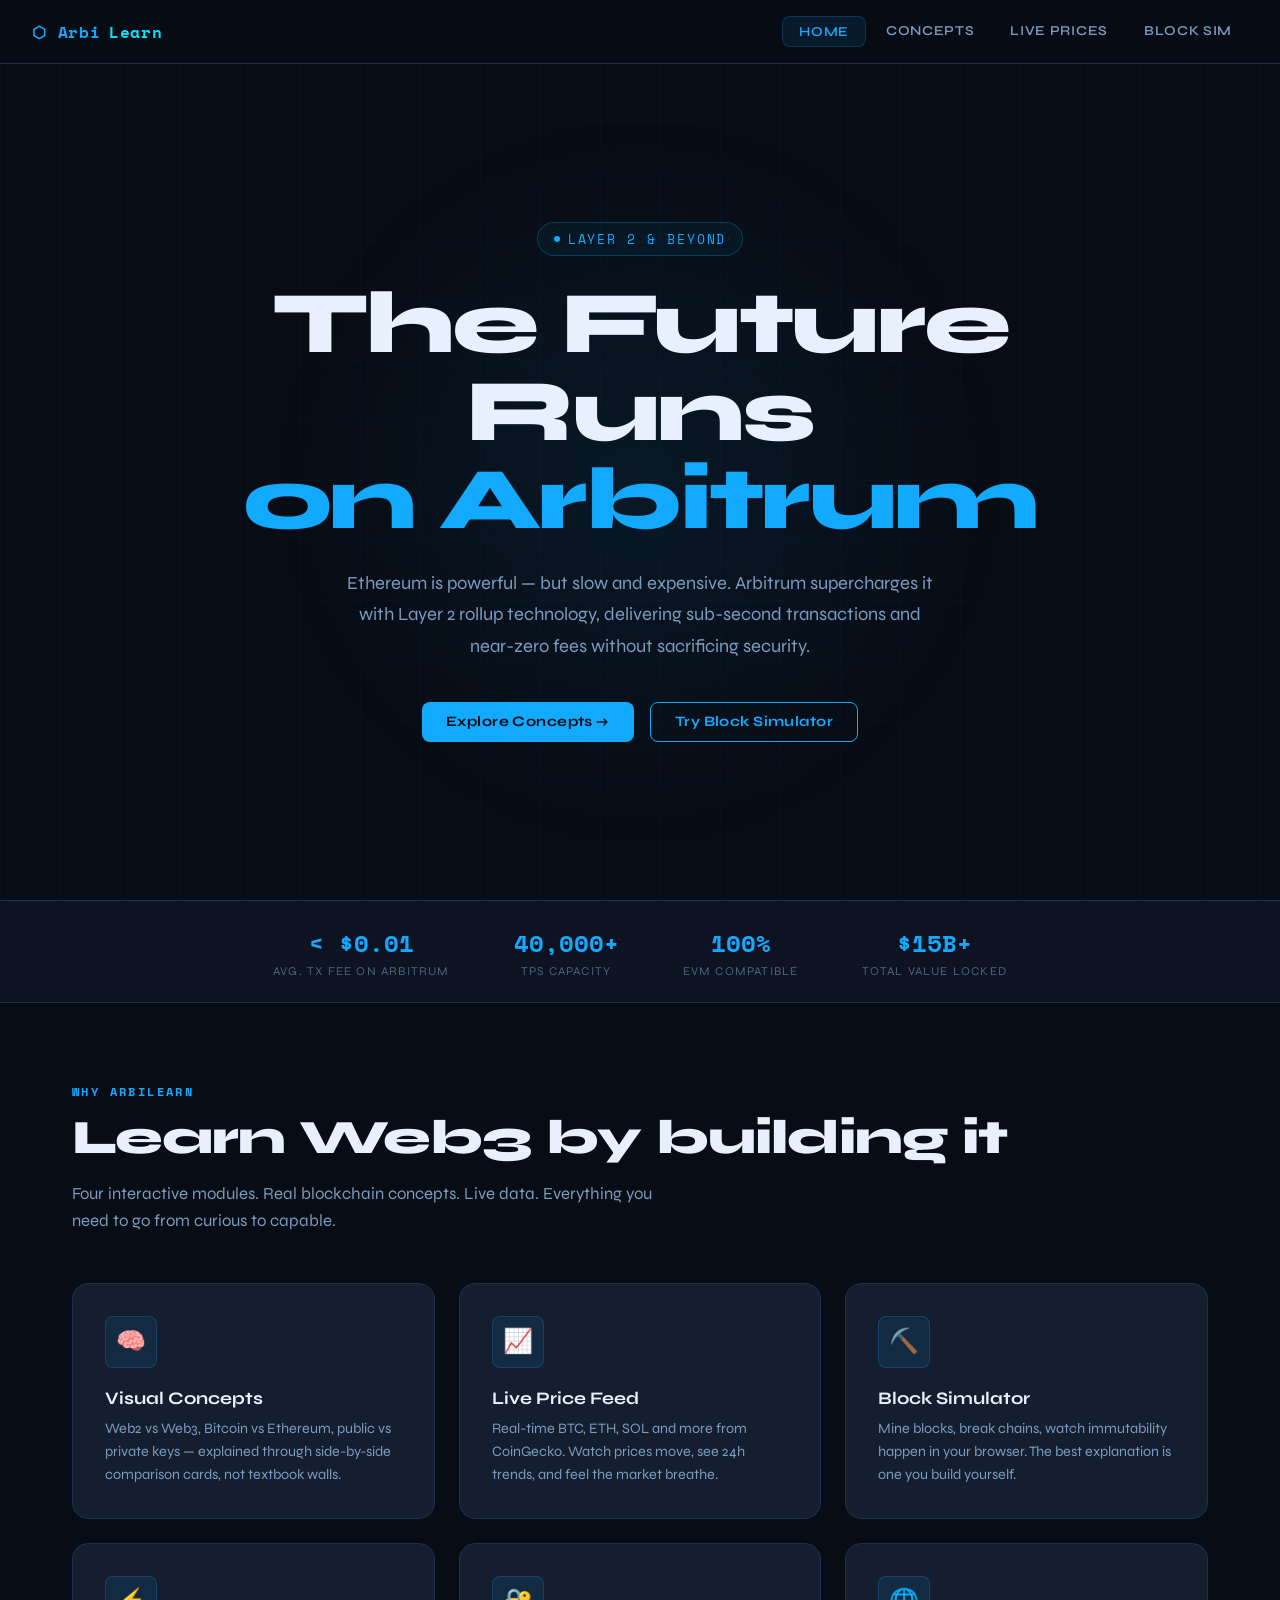
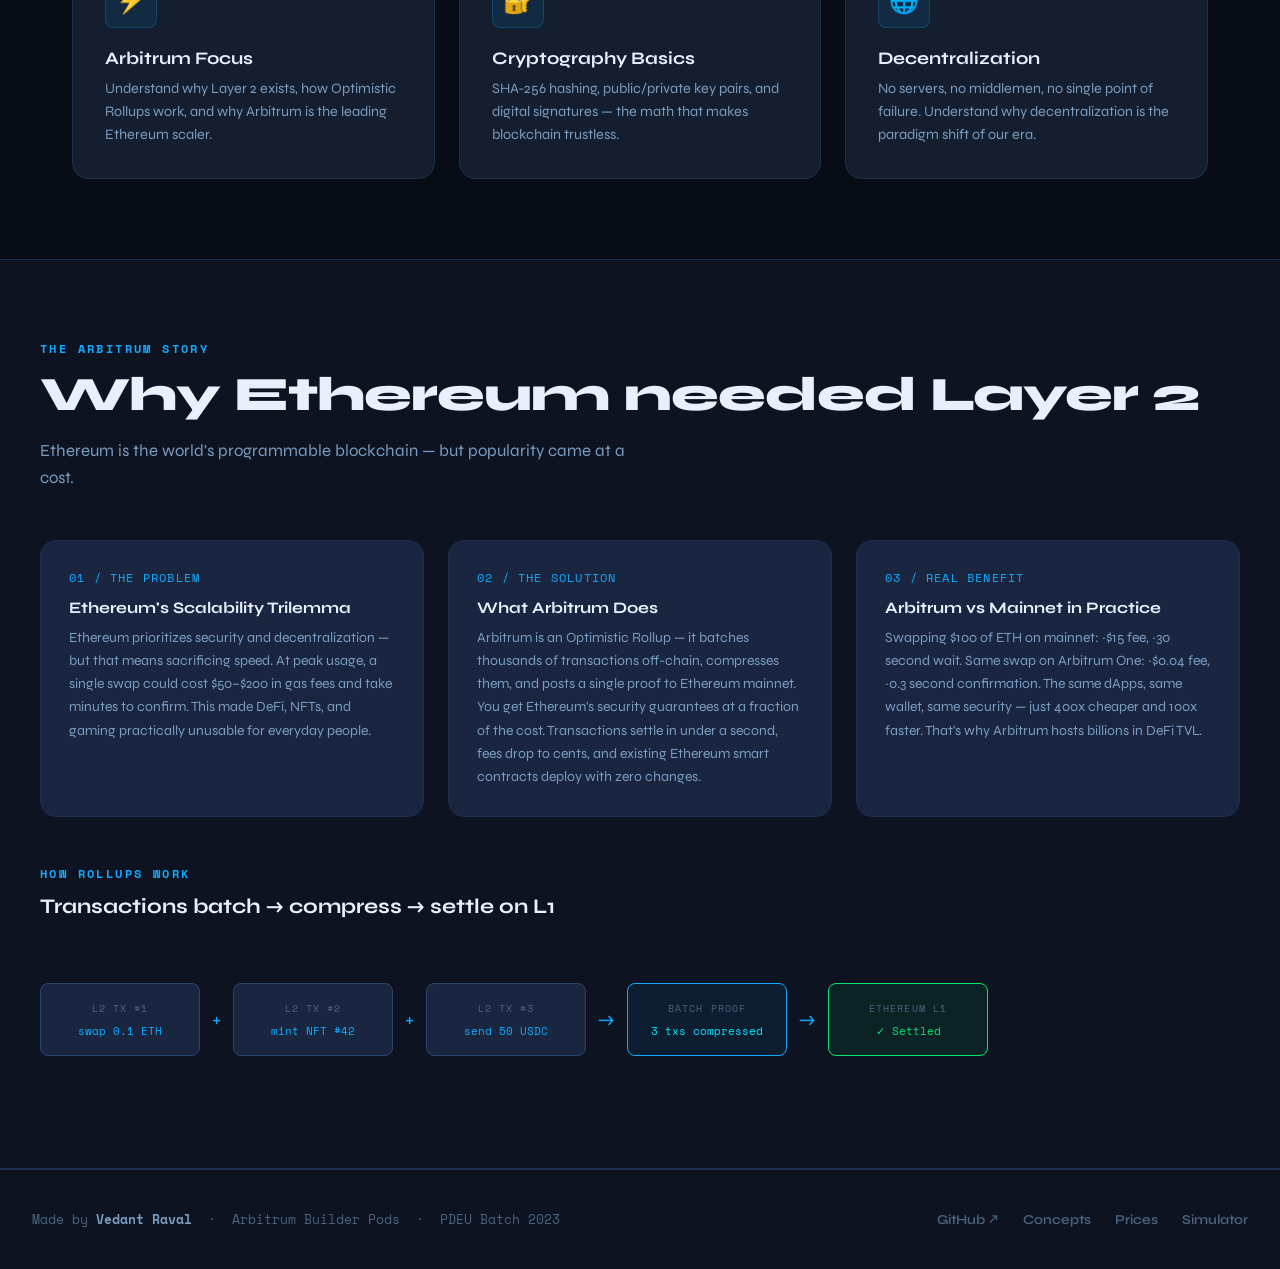
<file: index.html>
<!DOCTYPE html>
<html lang="en">

<head>
  <meta charset="UTF-8" />
  <meta name="viewport" content="width=device-width, initial-scale=1.0" />
  <title>ArbiLearn — Web3 Explorer</title>
  <link rel="stylesheet" href="styles.css" />
  <style>
    /* ── HERO ── */
    .hero {
      position: relative;
      z-index: 1;
      min-height: calc(100vh - 64px);
      display: flex;
      align-items: center;
      justify-content: center;
      text-align: center;
      padding: 4rem 1.5rem;
      overflow: hidden;
    }

    .hero::before {
      content: '';
      position: absolute;
      top: 50%;
      left: 50%;
      transform: translate(-50%, -50%);
      width: 800px;
      height: 800px;
      background: radial-gradient(circle, rgba(18, 170, 255, 0.08) 0%, transparent 65%);
      pointer-events: none;
    }

    .hero-content {
      max-width: 820px;
      position: relative;
    }

    .hero-eyebrow {
      display: inline-flex;
      align-items: center;
      gap: 0.5rem;
      font-family: var(--font-mono);
      font-size: 0.8rem;
      color: var(--arb-blue);
      letter-spacing: 0.15em;
      text-transform: uppercase;
      margin-bottom: 1.5rem;
      padding: 0.4rem 1rem;
      border: 1px solid rgba(18, 170, 255, 0.25);
      border-radius: 100px;
      background: rgba(18, 170, 255, 0.05);
    }

    .hero-eyebrow::before {
      content: '';
      width: 6px;
      height: 6px;
      border-radius: 50%;
      background: var(--arb-blue);
      animation: glow-pulse 2s ease-in-out infinite;
    }

    .hero-title {
      font-size: clamp(2.8rem, 7vw, 5.5rem);
      font-weight: 800;
      letter-spacing: -0.03em;
      line-height: 1.0;
      margin-bottom: 1.5rem;
    }

    .hero-title .line2 {
      color: var(--arb-blue);
      display: block;
    }

    .hero-desc {
      font-size: 1.15rem;
      color: var(--text-secondary);
      line-height: 1.7;
      margin-bottom: 2.5rem;
      max-width: 600px;
      margin-left: auto;
      margin-right: auto;
    }

    .hero-actions {
      display: flex;
      gap: 1rem;
      justify-content: center;
      flex-wrap: wrap;
    }

    /* ── STATS BAR ── */
    .stats-bar {
      position: relative;
      z-index: 1;
      border-top: 1px solid var(--border);
      border-bottom: 1px solid var(--border);
      background: var(--bg2);
      padding: 1.5rem 2rem;
      display: flex;
      justify-content: center;
      gap: 4rem;
      flex-wrap: wrap;
    }

    .stat-item {
      text-align: center;
    }

    .stat-value {
      font-family: var(--font-mono);
      font-size: 1.5rem;
      font-weight: 700;
      color: var(--arb-blue);
    }

    .stat-label {
      font-size: 0.75rem;
      color: var(--text-muted);
      margin-top: 0.2rem;
      text-transform: uppercase;
      letter-spacing: 0.1em;
    }

    /* ── FEATURES ── */
    .features-grid {
      display: grid;
      grid-template-columns: repeat(auto-fit, minmax(280px, 1fr));
      gap: 1.5rem;
      margin-top: 3rem;
    }

    .feature-card {
      background: var(--surface);
      border: 1px solid var(--border);
      border-radius: var(--radius-lg);
      padding: 2rem;
      transition: all 0.3s;
      position: relative;
      overflow: hidden;
    }

    .feature-card::before {
      content: '';
      position: absolute;
      top: 0;
      left: 0;
      right: 0;
      height: 2px;
      background: linear-gradient(90deg, transparent, var(--arb-blue), transparent);
      opacity: 0;
      transition: opacity 0.3s;
    }

    .feature-card:hover::before {
      opacity: 1;
    }

    .feature-card:hover {
      border-color: var(--border-bright);
      transform: translateY(-4px);
      box-shadow: var(--glow);
    }

    .feature-icon {
      width: 52px;
      height: 52px;
      border-radius: var(--radius);
      background: rgba(18, 170, 255, 0.1);
      border: 1px solid rgba(18, 170, 255, 0.2);
      display: flex;
      align-items: center;
      justify-content: center;
      font-size: 1.5rem;
      margin-bottom: 1.25rem;
    }

    .feature-title {
      font-size: 1.1rem;
      font-weight: 700;
      margin-bottom: 0.5rem;
    }

    .feature-desc {
      font-size: 0.9rem;
      color: var(--text-secondary);
      line-height: 1.6;
    }

    /* ── ARBITRUM SECTION ── */
    .arb-section {
      position: relative;
      z-index: 1;
      background: var(--bg2);
      border-top: 1px solid var(--border);
      border-bottom: 1px solid var(--border);
      padding: 5rem 2rem;
    }

    .arb-inner {
      max-width: 1200px;
      margin: 0 auto;
    }

    .arb-cards {
      display: grid;
      grid-template-columns: repeat(auto-fit, minmax(300px, 1fr));
      gap: 1.5rem;
      margin-top: 3rem;
    }

    .arb-card {
      background: var(--surface2);
      border: 1px solid var(--border);
      border-radius: var(--radius-lg);
      padding: 1.75rem;
      position: relative;
    }

    .arb-card-num {
      font-family: var(--font-mono);
      font-size: 0.75rem;
      color: var(--arb-blue);
      letter-spacing: 0.1em;
      margin-bottom: 0.75rem;
    }

    .arb-card-title {
      font-size: 1rem;
      font-weight: 700;
      margin-bottom: 0.6rem;
    }

    .arb-card-desc {
      font-size: 0.875rem;
      color: var(--text-secondary);
      line-height: 1.65;
    }

    /* ── HOW IT WORKS ── */
    .chain-viz {
      display: flex;
      align-items: center;
      gap: 0;
      overflow-x: auto;
      padding: 2rem 0;
      margin-top: 2rem;
    }

    .chain-block {
      background: var(--surface2);
      border: 1px solid var(--border-bright);
      border-radius: var(--radius);
      padding: 1rem 1.25rem;
      min-width: 160px;
      flex-shrink: 0;
      text-align: center;
    }

    .chain-block-label {
      font-family: var(--font-mono);
      font-size: 0.65rem;
      color: var(--text-muted);
      text-transform: uppercase;
      letter-spacing: 0.1em;
      margin-bottom: 0.4rem;
    }

    .chain-block-hash {
      font-family: var(--font-mono);
      font-size: 0.7rem;
      color: var(--arb-blue);
      word-break: break-all;
    }

    .chain-arrow {
      flex-shrink: 0;
      padding: 0 0.75rem;
      color: var(--arb-blue);
      font-size: 1.25rem;
    }
  </style>
</head>

<body>

  <!-- NAV -->
  <nav>
    <a class="nav-logo" href="index.html">⬡ Arbi<span>Learn</span></a>
    <ul class="nav-links">
      <li><a href="index.html" class="active">Home</a></li>
      <li><a href="concepts.html">Concepts</a></li>
      <li><a href="prices.html">Live Prices</a></li>
      <li><a href="simulator.html">Block Sim</a></li>
    </ul>
  </nav>

  <!-- HERO -->
  <section class="hero">
    <div class="hero-content">
      <div class="hero-eyebrow animate-fade-up">Layer 2 &amp; Beyond</div>
      <h1 class="hero-title animate-fade-up delay-1">
        The Future Runs
        <span class="line2">on Arbitrum</span>
      </h1>
      <p class="hero-desc animate-fade-up delay-2">
        Ethereum is powerful — but slow and expensive. Arbitrum supercharges it with Layer 2 rollup technology,
        delivering sub-second transactions and near-zero fees without sacrificing security.
      </p>
      <div class="hero-actions animate-fade-up delay-3">
        <a href="concepts.html" class="btn btn-primary">Explore Concepts →</a>
        <a href="simulator.html" class="btn btn-outline">Try Block Simulator</a>
      </div>
    </div>
  </section>

  <!-- STATS -->
  <div class="stats-bar">
    <div class="stat-item animate-fade-up">
      <div class="stat-value">&lt; $0.01</div>
      <div class="stat-label">Avg. Tx Fee on Arbitrum</div>
    </div>
    <div class="stat-item animate-fade-up delay-1">
      <div class="stat-value">40,000+</div>
      <div class="stat-label">TPS Capacity</div>
    </div>
    <div class="stat-item animate-fade-up delay-2">
      <div class="stat-value">100%</div>
      <div class="stat-label">EVM Compatible</div>
    </div>
    <div class="stat-item animate-fade-up delay-3">
      <div class="stat-value">$15B+</div>
      <div class="stat-label">Total Value Locked</div>
    </div>
  </div>

  <!-- FEATURES -->
  <div class="section">
    <div class="section-label">Why ArbiLearn</div>
    <h2 class="section-title">Learn Web3 by building it</h2>
    <p class="section-subtitle">
      Four interactive modules. Real blockchain concepts. Live data. Everything you need to go from curious to capable.
    </p>

    <div class="features-grid">
      <div class="feature-card animate-fade-up">
        <div class="feature-icon">🧠</div>
        <div class="feature-title">Visual Concepts</div>
        <p class="feature-desc">Web2 vs Web3, Bitcoin vs Ethereum, public vs private keys — explained through
          side-by-side comparison cards, not textbook walls.</p>
      </div>
      <div class="feature-card animate-fade-up delay-1">
        <div class="feature-icon">📈</div>
        <div class="feature-title">Live Price Feed</div>
        <p class="feature-desc">Real-time BTC, ETH, SOL and more from CoinGecko. Watch prices move, see 24h trends, and
          feel the market breathe.</p>
      </div>
      <div class="feature-card animate-fade-up delay-2">
        <div class="feature-icon">⛏️</div>
        <div class="feature-title">Block Simulator</div>
        <p class="feature-desc">Mine blocks, break chains, watch immutability happen in your browser. The best
          explanation is one you build yourself.</p>
      </div>
      <div class="feature-card animate-fade-up delay-3">
        <div class="feature-icon">⚡</div>
        <div class="feature-title">Arbitrum Focus</div>
        <p class="feature-desc">Understand why Layer 2 exists, how Optimistic Rollups work, and why Arbitrum is the
          leading Ethereum scaler.</p>
      </div>
      <div class="feature-card animate-fade-up delay-4">
        <div class="feature-icon">🔐</div>
        <div class="feature-title">Cryptography Basics</div>
        <p class="feature-desc">SHA-256 hashing, public/private key pairs, and digital signatures — the math that makes
          blockchain trustless.</p>
      </div>
      <div class="feature-card animate-fade-up delay-5">
        <div class="feature-icon">🌐</div>
        <div class="feature-title">Decentralization</div>
        <p class="feature-desc">No servers, no middlemen, no single point of failure. Understand why decentralization is
          the paradigm shift of our era.</p>
      </div>
    </div>
  </div>

  <!-- ARBITRUM DEEP DIVE -->
  <section class="arb-section">
    <div class="arb-inner">
      <div class="section-label">The Arbitrum Story</div>
      <h2 class="section-title">Why Ethereum needed Layer 2</h2>
      <p class="section-subtitle">
        Ethereum is the world's programmable blockchain — but popularity came at a cost.
      </p>

      <div class="arb-cards">
        <div class="arb-card animate-fade-up">
          <div class="arb-card-num">01 / THE PROBLEM</div>
          <div class="arb-card-title">Ethereum's Scalability Trilemma</div>
          <p class="arb-card-desc">
            Ethereum prioritizes security and decentralization — but that means sacrificing speed.
            At peak usage, a single swap could cost $50–$200 in gas fees and take minutes to confirm.
            This made DeFi, NFTs, and gaming practically unusable for everyday people.
          </p>
        </div>
        <div class="arb-card animate-fade-up delay-1">
          <div class="arb-card-num">02 / THE SOLUTION</div>
          <div class="arb-card-title">What Arbitrum Does</div>
          <p class="arb-card-desc">
            Arbitrum is an Optimistic Rollup — it batches thousands of transactions off-chain,
            compresses them, and posts a single proof to Ethereum mainnet. You get Ethereum's
            security guarantees at a fraction of the cost. Transactions settle in under a second,
            fees drop to cents, and existing Ethereum smart contracts deploy with zero changes.
          </p>
        </div>
        <div class="arb-card animate-fade-up delay-2">
          <div class="arb-card-num">03 / REAL BENEFIT</div>
          <div class="arb-card-title">Arbitrum vs Mainnet in Practice</div>
          <p class="arb-card-desc">
            Swapping $100 of ETH on mainnet: ~$15 fee, ~30 second wait. Same swap on Arbitrum One:
            ~$0.04 fee, ~0.3 second confirmation. The same dApps, same wallet, same security —
            just 400x cheaper and 100x faster. That's why Arbitrum hosts billions in DeFi TVL.
          </p>
        </div>
      </div>

      <!-- Chain Visualization -->
      <div style="margin-top: 3rem;">
        <div class="section-label">How Rollups Work</div>
        <h3 style="font-size: 1.3rem; font-weight: 700; margin-bottom: 0.5rem;">Transactions batch → compress → settle
          on L1</h3>
        <div class="chain-viz">
          <div class="chain-block">
            <div class="chain-block-label">L2 Tx #1</div>
            <div class="chain-block-hash">swap 0.1 ETH</div>
          </div>
          <div class="chain-arrow">+</div>
          <div class="chain-block">
            <div class="chain-block-label">L2 Tx #2</div>
            <div class="chain-block-hash">mint NFT #42</div>
          </div>
          <div class="chain-arrow">+</div>
          <div class="chain-block">
            <div class="chain-block-label">L2 Tx #3</div>
            <div class="chain-block-hash">send 50 USDC</div>
          </div>
          <div class="chain-arrow">→</div>
          <div class="chain-block" style="border-color: var(--arb-blue); background: rgba(18,170,255,0.07);">
            <div class="chain-block-label">Batch Proof</div>
            <div class="chain-block-hash" style="color: var(--arb-cyan);">3 txs compressed</div>
          </div>
          <div class="chain-arrow">→</div>
          <div class="chain-block" style="border-color: var(--arb-green); background: rgba(0,230,118,0.07);">
            <div class="chain-block-label">Ethereum L1</div>
            <div class="chain-block-hash" style="color: var(--arb-green);">✓ Settled</div>
          </div>
        </div>
      </div>
    </div>
  </section>

  <!-- FOOTER -->
  <footer>
    <div class="footer-left">
      Made by <strong>Vedant Raval</strong> &nbsp;·&nbsp; Arbitrum Builder Pods &nbsp;·&nbsp; PDEU Batch 2023
    </div>
    <div class="footer-links">
      <a href="https://github.com/Veds20" target="_blank">GitHub ↗</a>
      <a href="concepts.html">Concepts</a>
      <a href="prices.html">Prices</a>
      <a href="simulator.html">Simulator</a>
    </div>
  </footer>

</body>

</html>
</file>
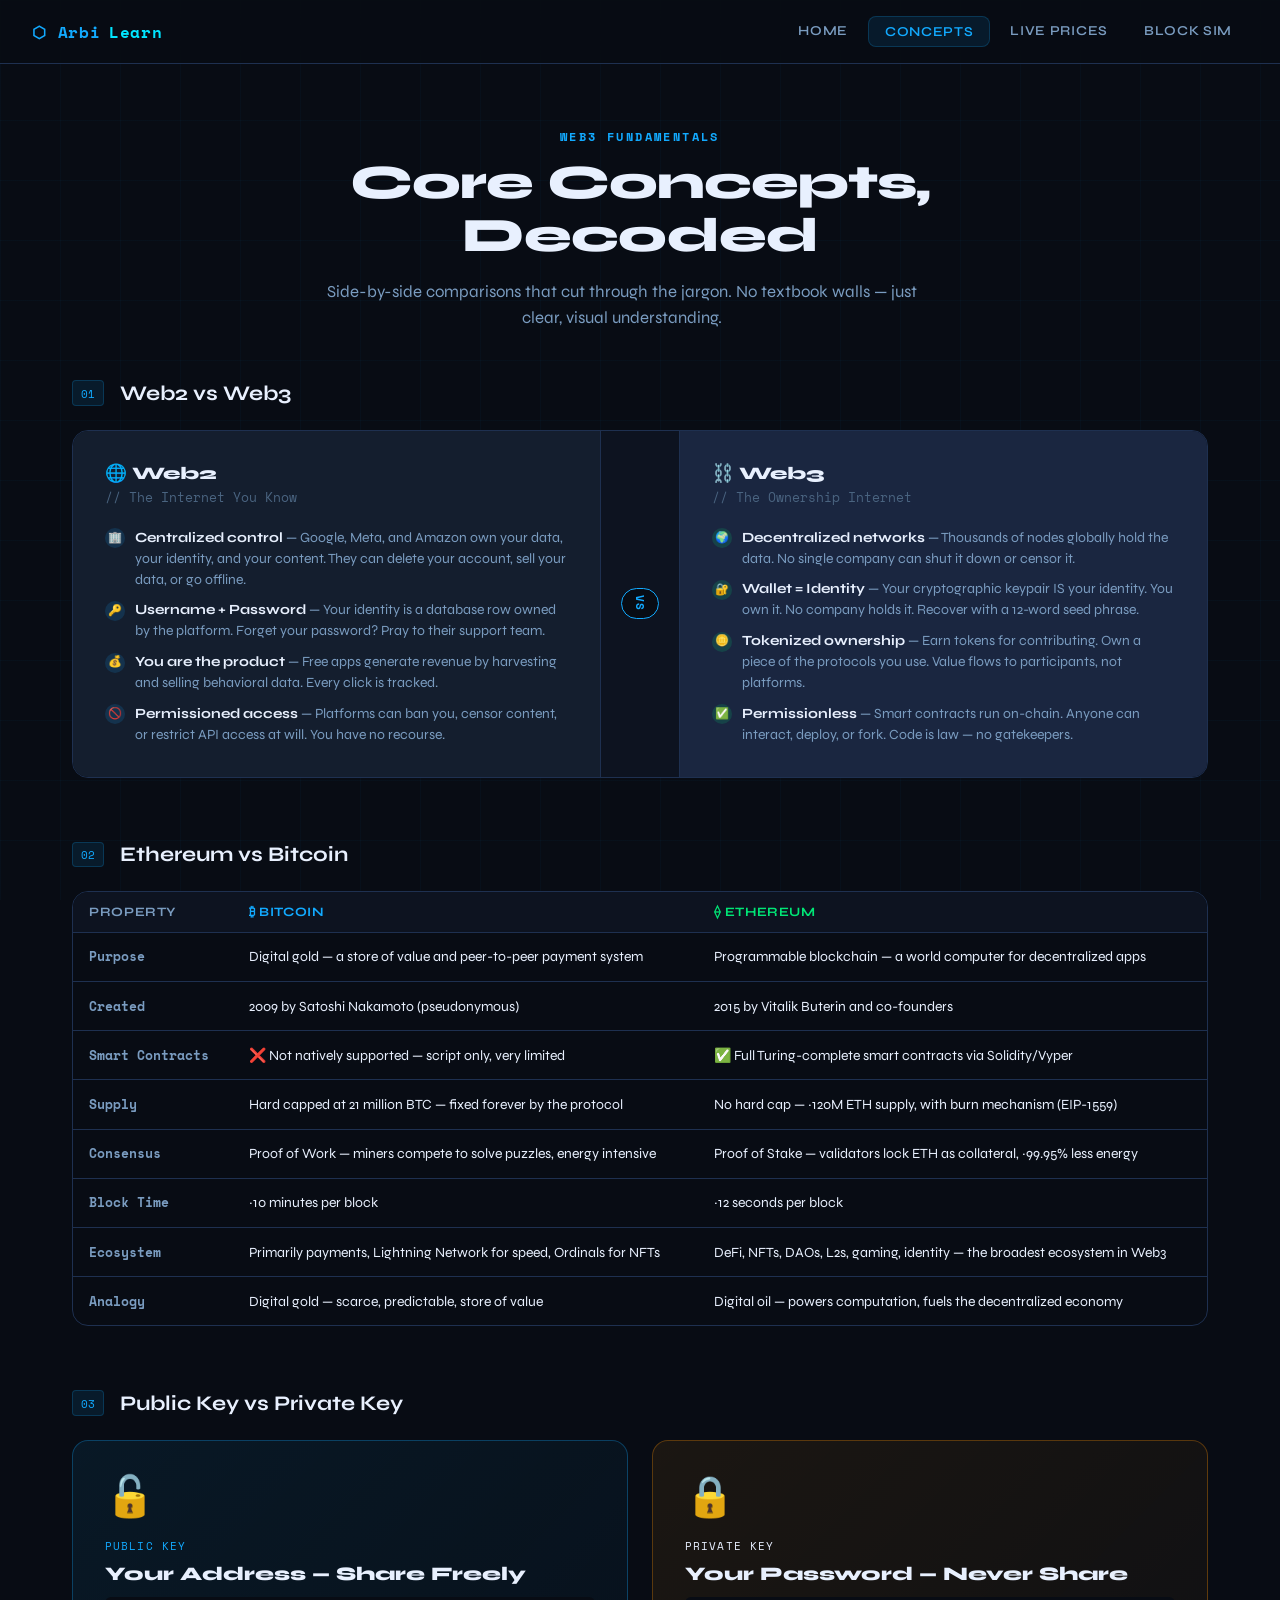
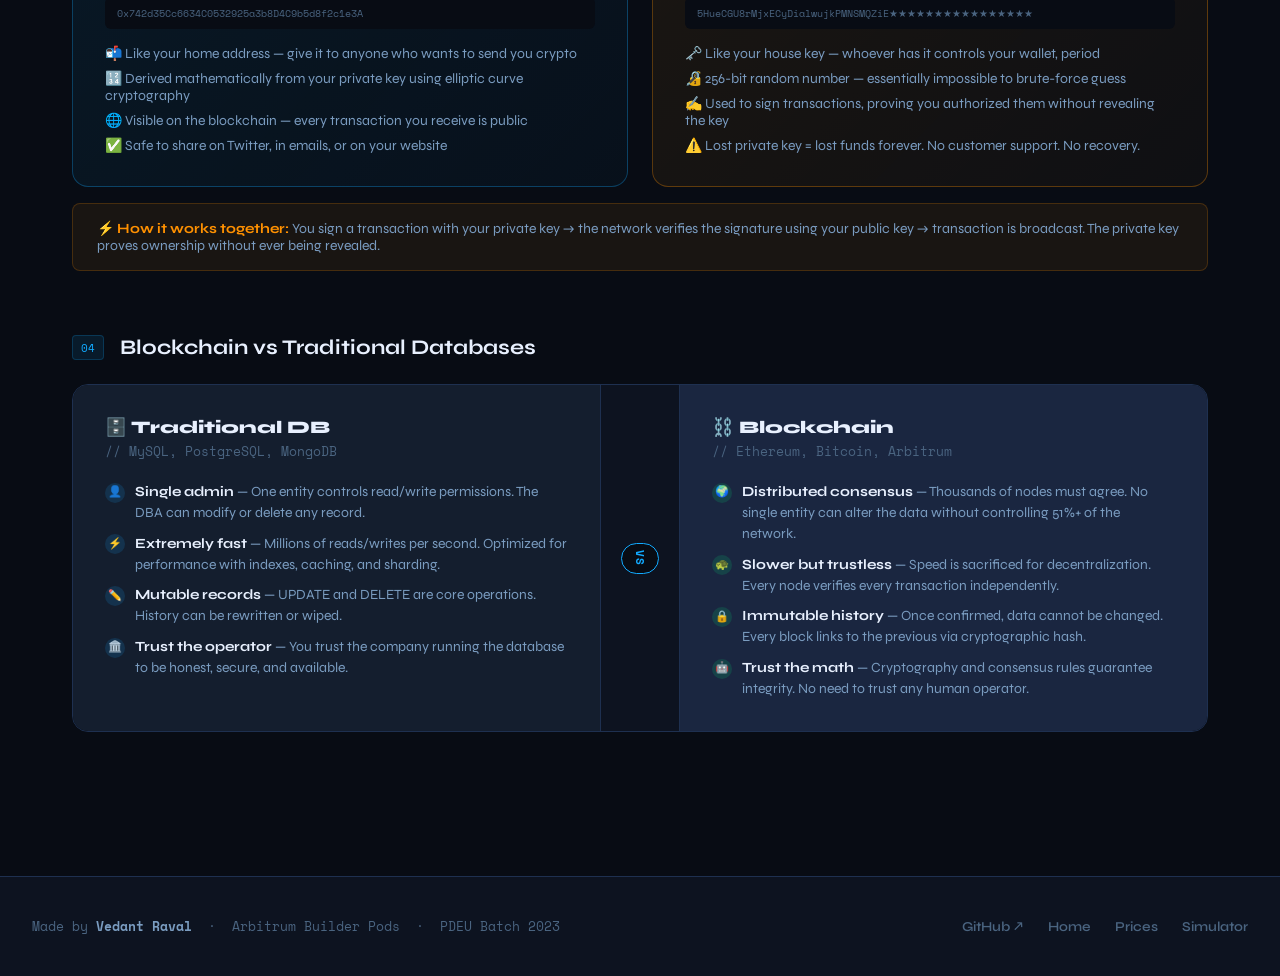
<file: concepts.html>
<!DOCTYPE html>
<html lang="en">
<head>
  <meta charset="UTF-8" />
  <meta name="viewport" content="width=device-width, initial-scale=1.0" />
  <title>Concepts — ArbiLearn</title>
  <link rel="stylesheet" href="styles.css" />
  <style>
    .page-hero {
      position: relative;
      z-index: 1;
      padding: 4rem 2rem 3rem;
      text-align: center;
      max-width: 700px;
      margin: 0 auto;
    }

    /* ── COMPARISON CARDS ── */
    .concepts-wrapper {
      position: relative;
      z-index: 1;
      max-width: 1200px;
      margin: 0 auto;
      padding: 0 2rem 5rem;
    }

    .concept-block {
      margin-bottom: 4rem;
    }

    .concept-heading {
      display: flex;
      align-items: center;
      gap: 1rem;
      margin-bottom: 1.5rem;
    }

    .concept-num {
      font-family: var(--font-mono);
      font-size: 0.7rem;
      color: var(--arb-blue);
      background: rgba(18,170,255,0.1);
      border: 1px solid rgba(18,170,255,0.2);
      border-radius: 4px;
      padding: 0.2rem 0.5rem;
      flex-shrink: 0;
    }

    .concept-title {
      font-size: 1.3rem;
      font-weight: 700;
    }

    .vs-grid {
      display: grid;
      grid-template-columns: 1fr auto 1fr;
      gap: 0;
      align-items: stretch;
      border: 1px solid var(--border);
      border-radius: var(--radius-lg);
      overflow: hidden;
    }

    .vs-side {
      padding: 2rem;
      background: var(--surface);
    }

    .vs-side.right {
      background: var(--surface2);
    }

    .vs-divider {
      display: flex;
      align-items: center;
      justify-content: center;
      background: var(--bg2);
      padding: 0 1.25rem;
      border-left: 1px solid var(--border);
      border-right: 1px solid var(--border);
    }

    .vs-badge {
      font-family: var(--font-mono);
      font-size: 0.7rem;
      font-weight: 700;
      color: var(--arb-blue);
      background: var(--bg);
      border: 1px solid var(--arb-blue);
      border-radius: 100px;
      padding: 0.4rem 0.6rem;
      writing-mode: vertical-rl;
      letter-spacing: 0.1em;
    }

    .vs-entity {
      font-size: 1.1rem;
      font-weight: 800;
      margin-bottom: 0.25rem;
    }

    .vs-tagline {
      font-size: 0.8rem;
      color: var(--text-muted);
      font-family: var(--font-mono);
      margin-bottom: 1.25rem;
    }

    .vs-traits {
      display: flex;
      flex-direction: column;
      gap: 0.6rem;
    }

    .vs-trait {
      display: flex;
      align-items: flex-start;
      gap: 0.6rem;
      font-size: 0.875rem;
      line-height: 1.5;
    }

    .vs-trait-icon {
      flex-shrink: 0;
      width: 20px;
      height: 20px;
      border-radius: 50%;
      display: flex;
      align-items: center;
      justify-content: center;
      font-size: 0.7rem;
      margin-top: 0.1rem;
    }

    .icon-left { background: rgba(18,170,255,0.15); color: var(--arb-blue); }
    .icon-right { background: rgba(0,230,118,0.15); color: var(--arb-green); }

    .vs-trait-text strong { color: var(--text-primary); }
    .vs-trait-text { color: var(--text-secondary); }

    /* Key/Value table style */
    .concept-table {
      width: 100%;
      border-collapse: collapse;
      font-size: 0.875rem;
    }

    .concept-table th {
      background: var(--bg2);
      padding: 0.75rem 1rem;
      text-align: left;
      font-weight: 700;
      font-size: 0.8rem;
      letter-spacing: 0.05em;
      text-transform: uppercase;
      color: var(--text-secondary);
      border-bottom: 1px solid var(--border);
    }

    .concept-table td {
      padding: 0.85rem 1rem;
      border-bottom: 1px solid var(--border);
      line-height: 1.5;
    }

    .concept-table tr:last-child td { border-bottom: none; }

    .concept-table td:first-child {
      font-weight: 700;
      color: var(--text-secondary);
      font-family: var(--font-mono);
      font-size: 0.8rem;
      white-space: nowrap;
    }

    .concept-table .col-a { color: var(--arb-blue); }
    .concept-table .col-b { color: var(--arb-green); }

    .table-wrapper {
      border: 1px solid var(--border);
      border-radius: var(--radius-lg);
      overflow: hidden;
    }

    /* Key pair visual */
    .key-pair-grid {
      display: grid;
      grid-template-columns: 1fr 1fr;
      gap: 1.5rem;
    }

    .key-card {
      border-radius: var(--radius-lg);
      padding: 2rem;
      border: 1px solid var(--border);
    }

    .key-card.public-key { background: linear-gradient(135deg, rgba(18,170,255,0.08), rgba(18,170,255,0.03)); border-color: rgba(18,170,255,0.3); }
    .key-card.private-key { background: linear-gradient(135deg, rgba(255,145,0,0.08), rgba(255,145,0,0.03)); border-color: rgba(255,145,0,0.3); }

    .key-icon { font-size: 2.5rem; margin-bottom: 1rem; }
    .key-label {
      font-family: var(--font-mono);
      font-size: 0.7rem;
      text-transform: uppercase;
      letter-spacing: 0.1em;
      margin-bottom: 0.5rem;
    }

    .key-name { font-size: 1.2rem; font-weight: 800; margin-bottom: 0.75rem; }

    .key-example {
      font-family: var(--font-mono);
      font-size: 0.65rem;
      padding: 0.5rem 0.75rem;
      background: var(--bg);
      border-radius: 6px;
      word-break: break-all;
      color: var(--text-muted);
      margin-bottom: 1rem;
    }

    .key-points { display: flex; flex-direction: column; gap: 0.5rem; }
    .key-point { font-size: 0.875rem; color: var(--text-secondary); display: flex; gap: 0.5rem; }

    @media (max-width: 768px) {
      .vs-grid { grid-template-columns: 1fr; }
      .vs-divider { writing-mode: horizontal-tb; padding: 0.75rem; border: none; border-top: 1px solid var(--border); border-bottom: 1px solid var(--border); }
      .vs-badge { writing-mode: horizontal-tb; }
      .key-pair-grid { grid-template-columns: 1fr; }
    }
  </style>
</head>
<body>

  <nav>
    <a class="nav-logo" href="index.html">⬡ Arbi<span>Learn</span></a>
    <ul class="nav-links">
      <li><a href="index.html">Home</a></li>
      <li><a href="concepts.html" class="active">Concepts</a></li>
      <li><a href="prices.html">Live Prices</a></li>
      <li><a href="simulator.html">Block Sim</a></li>
    </ul>
  </nav>

  <div class="page-hero animate-fade-up">
    <div class="section-label">Web3 Fundamentals</div>
    <h1 class="section-title">Core Concepts, Decoded</h1>
    <p class="section-subtitle">Side-by-side comparisons that cut through the jargon. No textbook walls — just clear, visual understanding.</p>
  </div>

  <div class="concepts-wrapper">

    <!-- 1. Web2 vs Web3 -->
    <div class="concept-block animate-fade-up">
      <div class="concept-heading">
        <span class="concept-num">01</span>
        <span class="concept-title">Web2 vs Web3</span>
      </div>
      <div class="vs-grid">
        <div class="vs-side">
          <div class="vs-entity">🌐 Web2</div>
          <div class="vs-tagline">// The Internet You Know</div>
          <div class="vs-traits">
            <div class="vs-trait">
              <div class="vs-trait-icon icon-left">🏢</div>
              <div class="vs-trait-text"><strong>Centralized control</strong> — Google, Meta, and Amazon own your data, your identity, and your content. They can delete your account, sell your data, or go offline.</div>
            </div>
            <div class="vs-trait">
              <div class="vs-trait-icon icon-left">🔑</div>
              <div class="vs-trait-text"><strong>Username + Password</strong> — Your identity is a database row owned by the platform. Forget your password? Pray to their support team.</div>
            </div>
            <div class="vs-trait">
              <div class="vs-trait-icon icon-left">💰</div>
              <div class="vs-trait-text"><strong>You are the product</strong> — Free apps generate revenue by harvesting and selling behavioral data. Every click is tracked.</div>
            </div>
            <div class="vs-trait">
              <div class="vs-trait-icon icon-left">🚫</div>
              <div class="vs-trait-text"><strong>Permissioned access</strong> — Platforms can ban you, censor content, or restrict API access at will. You have no recourse.</div>
            </div>
          </div>
        </div>
        <div class="vs-divider">
          <div class="vs-badge">VS</div>
        </div>
        <div class="vs-side right">
          <div class="vs-entity">⛓️ Web3</div>
          <div class="vs-tagline">// The Ownership Internet</div>
          <div class="vs-traits">
            <div class="vs-trait">
              <div class="vs-trait-icon icon-right">🌍</div>
              <div class="vs-trait-text"><strong>Decentralized networks</strong> — Thousands of nodes globally hold the data. No single company can shut it down or censor it.</div>
            </div>
            <div class="vs-trait">
              <div class="vs-trait-icon icon-right">🔐</div>
              <div class="vs-trait-text"><strong>Wallet = Identity</strong> — Your cryptographic keypair IS your identity. You own it. No company holds it. Recover with a 12-word seed phrase.</div>
            </div>
            <div class="vs-trait">
              <div class="vs-trait-icon icon-right">🪙</div>
              <div class="vs-trait-text"><strong>Tokenized ownership</strong> — Earn tokens for contributing. Own a piece of the protocols you use. Value flows to participants, not platforms.</div>
            </div>
            <div class="vs-trait">
              <div class="vs-trait-icon icon-right">✅</div>
              <div class="vs-trait-text"><strong>Permissionless</strong> — Smart contracts run on-chain. Anyone can interact, deploy, or fork. Code is law — no gatekeepers.</div>
            </div>
          </div>
        </div>
      </div>
    </div>

    <!-- 2. Ethereum vs Bitcoin -->
    <div class="concept-block animate-fade-up delay-1">
      <div class="concept-heading">
        <span class="concept-num">02</span>
        <span class="concept-title">Ethereum vs Bitcoin</span>
      </div>
      <div class="table-wrapper">
        <table class="concept-table">
          <thead>
            <tr>
              <th>Property</th>
              <th class="col-a">₿ Bitcoin</th>
              <th class="col-b">⟠ Ethereum</th>
            </tr>
          </thead>
          <tbody>
            <tr>
              <td>Purpose</td>
              <td>Digital gold — a store of value and peer-to-peer payment system</td>
              <td>Programmable blockchain — a world computer for decentralized apps</td>
            </tr>
            <tr>
              <td>Created</td>
              <td>2009 by Satoshi Nakamoto (pseudonymous)</td>
              <td>2015 by Vitalik Buterin and co-founders</td>
            </tr>
            <tr>
              <td>Smart Contracts</td>
              <td>❌ Not natively supported — script only, very limited</td>
              <td>✅ Full Turing-complete smart contracts via Solidity/Vyper</td>
            </tr>
            <tr>
              <td>Supply</td>
              <td>Hard capped at 21 million BTC — fixed forever by the protocol</td>
              <td>No hard cap — ~120M ETH supply, with burn mechanism (EIP-1559)</td>
            </tr>
            <tr>
              <td>Consensus</td>
              <td>Proof of Work — miners compete to solve puzzles, energy intensive</td>
              <td>Proof of Stake — validators lock ETH as collateral, ~99.95% less energy</td>
            </tr>
            <tr>
              <td>Block Time</td>
              <td>~10 minutes per block</td>
              <td>~12 seconds per block</td>
            </tr>
            <tr>
              <td>Ecosystem</td>
              <td>Primarily payments, Lightning Network for speed, Ordinals for NFTs</td>
              <td>DeFi, NFTs, DAOs, L2s, gaming, identity — the broadest ecosystem in Web3</td>
            </tr>
            <tr>
              <td>Analogy</td>
              <td>Digital gold — scarce, predictable, store of value</td>
              <td>Digital oil — powers computation, fuels the decentralized economy</td>
            </tr>
          </tbody>
        </table>
      </div>
    </div>

    <!-- 3. Public Key vs Private Key -->
    <div class="concept-block animate-fade-up delay-2">
      <div class="concept-heading">
        <span class="concept-num">03</span>
        <span class="concept-title">Public Key vs Private Key</span>
      </div>
      <div class="key-pair-grid">
        <div class="key-card public-key">
          <div class="key-icon">🔓</div>
          <div class="key-label text-blue">Public Key</div>
          <div class="key-name">Your Address — Share Freely</div>
          <div class="key-example">0x742d35Cc6634C0532925a3b8D4C9b5d8f2c1e3A</div>
          <div class="key-points">
            <div class="key-point">📬 Like your home address — give it to anyone who wants to send you crypto</div>
            <div class="key-point">🔢 Derived mathematically from your private key using elliptic curve cryptography</div>
            <div class="key-point">🌐 Visible on the blockchain — every transaction you receive is public</div>
            <div class="key-point">✅ Safe to share on Twitter, in emails, or on your website</div>
          </div>
        </div>
        <div class="key-card private-key">
          <div class="key-icon">🔒</div>
          <div class="key-label text-orange">Private Key</div>
          <div class="key-name">Your Password — Never Share</div>
          <div class="key-example">5HueCGU8rMjxECyDialwujkPMNSMQZiE★★★★★★★★★★★★★★★★</div>
          <div class="key-points">
            <div class="key-point">🗝️ Like your house key — whoever has it controls your wallet, period</div>
            <div class="key-point">🔏 256-bit random number — essentially impossible to brute-force guess</div>
            <div class="key-point">✍️ Used to sign transactions, proving you authorized them without revealing the key</div>
            <div class="key-point">⚠️ Lost private key = lost funds forever. No customer support. No recovery.</div>
          </div>
        </div>
      </div>
      <div style="margin-top: 1rem; padding: 1rem 1.5rem; background: rgba(255,145,0,0.07); border: 1px solid rgba(255,145,0,0.2); border-radius: var(--radius); font-size: 0.875rem; color: var(--text-secondary);">
        <strong style="color: var(--arb-orange);">⚡ How it works together:</strong> You sign a transaction with your private key → the network verifies the signature using your public key → transaction is broadcast. The private key proves ownership without ever being revealed.
      </div>
    </div>

    <!-- 4. Blockchain vs Traditional Databases -->
    <div class="concept-block animate-fade-up delay-3">
      <div class="concept-heading">
        <span class="concept-num">04</span>
        <span class="concept-title">Blockchain vs Traditional Databases</span>
      </div>
      <div class="vs-grid">
        <div class="vs-side">
          <div class="vs-entity">🗄️ Traditional DB</div>
          <div class="vs-tagline">// MySQL, PostgreSQL, MongoDB</div>
          <div class="vs-traits">
            <div class="vs-trait">
              <div class="vs-trait-icon icon-left">👤</div>
              <div class="vs-trait-text"><strong>Single admin</strong> — One entity controls read/write permissions. The DBA can modify or delete any record.</div>
            </div>
            <div class="vs-trait">
              <div class="vs-trait-icon icon-left">⚡</div>
              <div class="vs-trait-text"><strong>Extremely fast</strong> — Millions of reads/writes per second. Optimized for performance with indexes, caching, and sharding.</div>
            </div>
            <div class="vs-trait">
              <div class="vs-trait-icon icon-left">✏️</div>
              <div class="vs-trait-text"><strong>Mutable records</strong> — UPDATE and DELETE are core operations. History can be rewritten or wiped.</div>
            </div>
            <div class="vs-trait">
              <div class="vs-trait-icon icon-left">🏛️</div>
              <div class="vs-trait-text"><strong>Trust the operator</strong> — You trust the company running the database to be honest, secure, and available.</div>
            </div>
          </div>
        </div>
        <div class="vs-divider">
          <div class="vs-badge">VS</div>
        </div>
        <div class="vs-side right">
          <div class="vs-entity">⛓️ Blockchain</div>
          <div class="vs-tagline">// Ethereum, Bitcoin, Arbitrum</div>
          <div class="vs-traits">
            <div class="vs-trait">
              <div class="vs-trait-icon icon-right">🌍</div>
              <div class="vs-trait-text"><strong>Distributed consensus</strong> — Thousands of nodes must agree. No single entity can alter the data without controlling 51%+ of the network.</div>
            </div>
            <div class="vs-trait">
              <div class="vs-trait-icon icon-right">🐢</div>
              <div class="vs-trait-text"><strong>Slower but trustless</strong> — Speed is sacrificed for decentralization. Every node verifies every transaction independently.</div>
            </div>
            <div class="vs-trait">
              <div class="vs-trait-icon icon-right">🔒</div>
              <div class="vs-trait-text"><strong>Immutable history</strong> — Once confirmed, data cannot be changed. Every block links to the previous via cryptographic hash.</div>
            </div>
            <div class="vs-trait">
              <div class="vs-trait-icon icon-right">🤖</div>
              <div class="vs-trait-text"><strong>Trust the math</strong> — Cryptography and consensus rules guarantee integrity. No need to trust any human operator.</div>
            </div>
          </div>
        </div>
      </div>
    </div>

  </div><!-- /concepts-wrapper -->

  <footer>
    <div class="footer-left">
      Made by <strong>Vedant Raval</strong> &nbsp;·&nbsp; Arbitrum Builder Pods &nbsp;·&nbsp; PDEU Batch 2023
    </div>
    <div class="footer-links">
      <a href="https://github.com/Veds20" target="_blank">GitHub ↗</a>
      <a href="index.html">Home</a>
      <a href="prices.html">Prices</a>
      <a href="simulator.html">Simulator</a>
    </div>
  </footer>

</body>
</html>
</file>
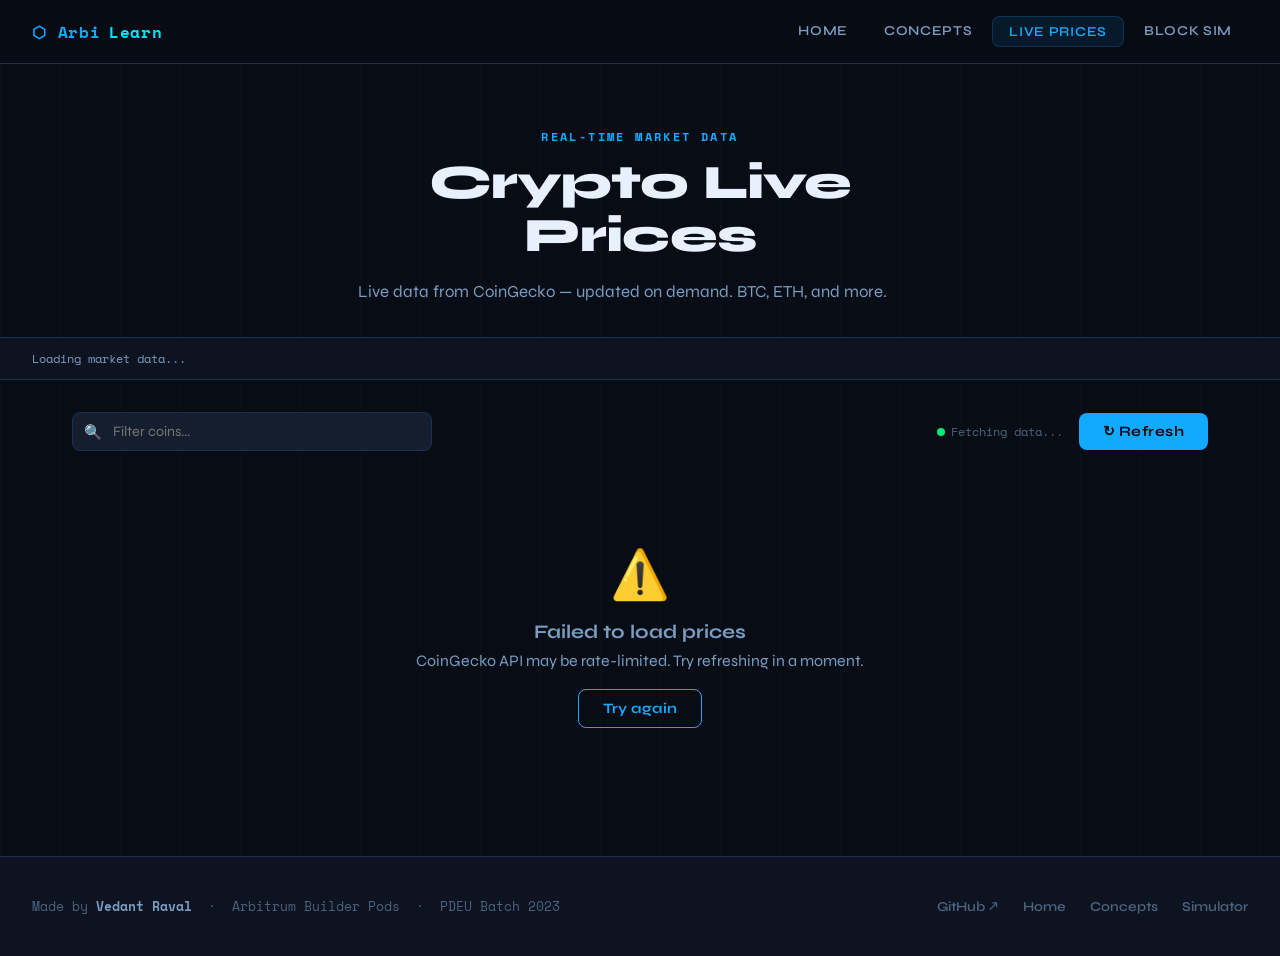
<file: prices.html>
<!DOCTYPE html>
<html lang="en">

<head>
  <meta charset="UTF-8" />
  <meta name="viewport" content="width=device-width, initial-scale=1.0" />
  <title>Live Prices — ArbiLearn</title>
  <link rel="stylesheet" href="styles.css" />
  <style>
    .page-hero {
      position: relative;
      z-index: 1;
      padding: 4rem 2rem 2rem;
      text-align: center;
      max-width: 700px;
      margin: 0 auto;
    }

    /* ── CONTROLS ── */
    .controls {
      position: relative;
      z-index: 1;
      max-width: 1200px;
      margin: 0 auto;
      padding: 0 2rem 2rem;
      display: flex;
      align-items: center;
      justify-content: space-between;
      flex-wrap: wrap;
      gap: 1rem;
    }

    .search-wrap {
      position: relative;
      flex: 1;
      max-width: 360px;
    }

    .search-input {
      width: 100%;
      padding: 0.6rem 1rem 0.6rem 2.5rem;
      background: var(--surface);
      border: 1px solid var(--border);
      border-radius: var(--radius);
      color: var(--text-primary);
      font-family: var(--font-display);
      font-size: 0.9rem;
      outline: none;
      transition: border-color 0.2s;
    }

    .search-input:focus {
      border-color: var(--arb-blue);
    }

    .search-icon {
      position: absolute;
      left: 0.75rem;
      top: 50%;
      transform: translateY(-50%);
      color: var(--text-muted);
      font-size: 0.9rem;
    }

    .controls-right {
      display: flex;
      align-items: center;
      gap: 1rem;
    }

    .last-updated {
      font-family: var(--font-mono);
      font-size: 0.75rem;
      color: var(--text-muted);
    }

    .live-dot {
      display: inline-block;
      width: 8px;
      height: 8px;
      border-radius: 50%;
      background: var(--arb-green);
      animation: glow-pulse 1.5s ease-in-out infinite;
      margin-right: 0.4rem;
    }

    /* ── PRICE GRID ── */
    .price-grid {
      position: relative;
      z-index: 1;
      max-width: 1200px;
      margin: 0 auto;
      padding: 0 2rem;
      display: grid;
      grid-template-columns: repeat(auto-fill, minmax(280px, 1fr));
      gap: 1.25rem;
    }

    .price-card {
      background: var(--surface);
      border: 1px solid var(--border);
      border-radius: var(--radius-lg);
      padding: 1.5rem;
      transition: all 0.3s;
      position: relative;
      overflow: hidden;
    }

    .price-card::after {
      content: '';
      position: absolute;
      bottom: 0;
      left: 0;
      right: 0;
      height: 2px;
      background: linear-gradient(90deg, transparent, var(--card-accent, var(--arb-blue)), transparent);
    }

    .price-card:hover {
      transform: translateY(-4px);
      border-color: var(--border-bright);
      box-shadow: 0 8px 32px rgba(0, 0, 0, 0.3);
    }

    .price-card-header {
      display: flex;
      align-items: center;
      justify-content: space-between;
      margin-bottom: 1rem;
    }

    .coin-identity {
      display: flex;
      align-items: center;
      gap: 0.75rem;
    }

    .coin-logo {
      width: 40px;
      height: 40px;
      border-radius: 50%;
      object-fit: cover;
      border: 2px solid var(--border);
    }

    .coin-logo-placeholder {
      width: 40px;
      height: 40px;
      border-radius: 50%;
      background: var(--surface2);
      border: 2px solid var(--border);
      display: flex;
      align-items: center;
      justify-content: center;
      font-size: 1.1rem;
    }

    .coin-name {
      font-size: 1rem;
      font-weight: 700;
    }

    .coin-symbol {
      font-family: var(--font-mono);
      font-size: 0.7rem;
      color: var(--text-muted);
      text-transform: uppercase;
    }

    .coin-rank {
      font-family: var(--font-mono);
      font-size: 0.7rem;
      color: var(--text-muted);
      background: var(--bg2);
      border: 1px solid var(--border);
      border-radius: 4px;
      padding: 0.15rem 0.4rem;
    }

    .price-main {
      margin-bottom: 1rem;
    }

    .price-usd {
      font-family: var(--font-mono);
      font-size: 1.6rem;
      font-weight: 700;
      letter-spacing: -0.02em;
    }

    .price-change {
      display: inline-flex;
      align-items: center;
      gap: 0.3rem;
      font-family: var(--font-mono);
      font-size: 0.85rem;
      font-weight: 700;
      padding: 0.25rem 0.6rem;
      border-radius: 6px;
      margin-top: 0.3rem;
    }

    .price-change.up {
      background: rgba(0, 230, 118, 0.12);
      color: var(--arb-green);
    }

    .price-change.down {
      background: rgba(255, 23, 68, 0.12);
      color: var(--arb-red);
    }

    .price-meta {
      display: grid;
      grid-template-columns: 1fr 1fr;
      gap: 0.5rem;
      padding-top: 1rem;
      border-top: 1px solid var(--border);
    }

    .meta-item {}

    .meta-label {
      font-size: 0.65rem;
      color: var(--text-muted);
      text-transform: uppercase;
      letter-spacing: 0.08em;
      font-family: var(--font-mono);
    }

    .meta-value {
      font-size: 0.85rem;
      font-weight: 600;
      margin-top: 0.1rem;
      font-family: var(--font-mono);
    }

    /* ── SPARKLINE ── */
    .sparkline-wrap {
      height: 48px;
      margin-bottom: 1rem;
    }

    .sparkline-wrap canvas {
      width: 100%;
      height: 100%;
    }

    /* ── SKELETON ── */
    .skeleton {
      background: linear-gradient(90deg, var(--surface) 25%, var(--surface2) 50%, var(--surface) 75%);
      background-size: 200% 100%;
      animation: shimmer 1.5s infinite;
      border-radius: 6px;
    }

    @keyframes shimmer {
      0% {
        background-position: -200% 0;
      }

      100% {
        background-position: 200% 0;
      }
    }

    .skeleton-card {
      background: var(--surface);
      border: 1px solid var(--border);
      border-radius: var(--radius-lg);
      padding: 1.5rem;
    }

    .sk-line {
      height: 14px;
      margin-bottom: 0.75rem;
    }

    /* ── ERROR / EMPTY ── */
    .state-message {
      position: relative;
      z-index: 1;
      text-align: center;
      padding: 4rem 2rem;
      color: var(--text-secondary);
    }

    .state-message .icon {
      font-size: 3rem;
      margin-bottom: 1rem;
    }

    .state-message h3 {
      font-size: 1.2rem;
      margin-bottom: 0.5rem;
    }

    /* ── MARKET OVERVIEW ── */
    .market-ticker {
      position: relative;
      z-index: 1;
      background: var(--bg2);
      border-top: 1px solid var(--border);
      border-bottom: 1px solid var(--border);
      padding: 0.75rem 2rem;
      overflow: hidden;
      margin-bottom: 2rem;
    }

    .ticker-inner {
      display: flex;
      gap: 3rem;
      font-family: var(--font-mono);
      font-size: 0.75rem;
      white-space: nowrap;
      overflow-x: auto;
    }

    .ticker-item {
      color: var(--text-secondary);
    }

    .ticker-item strong {
      color: var(--text-primary);
    }

    /* padding bottom for footer */
    .price-grid-wrap {
      padding-bottom: 4rem;
    }

    @media (max-width: 600px) {
      .controls {
        flex-direction: column;
        align-items: stretch;
      }

      .search-wrap {
        max-width: 100%;
      }
    }
  </style>
</head>

<body>

  <nav>
    <a class="nav-logo" href="index.html">⬡ Arbi<span>Learn</span></a>
    <ul class="nav-links">
      <li><a href="index.html">Home</a></li>
      <li><a href="concepts.html">Concepts</a></li>
      <li><a href="prices.html" class="active">Live Prices</a></li>
      <li><a href="simulator.html">Block Sim</a></li>
    </ul>
  </nav>

  <div class="page-hero animate-fade-up">
    <div class="section-label">Real-Time Market Data</div>
    <h1 class="section-title">Crypto Live Prices</h1>
    <p class="section-subtitle">Live data from CoinGecko — updated on demand. BTC, ETH, and more.</p>
  </div>

  <!-- TICKER -->
  <div class="market-ticker" id="ticker">
    <div class="ticker-inner" id="tickerInner">
      <span class="ticker-item">Loading market data...</span>
    </div>
  </div>

  <!-- CONTROLS -->
  <div class="controls">
    <div class="search-wrap">
      <span class="search-icon">🔍</span>
      <input type="text" class="search-input" id="searchInput" placeholder="Filter coins..." oninput="filterCoins()" />
    </div>
    <div class="controls-right">
      <span class="last-updated" id="lastUpdated">
        <span class="live-dot"></span>Fetching data...
      </span>
      <button class="btn btn-primary" onclick="fetchPrices()" id="refreshBtn">
        ↻ Refresh
      </button>
    </div>
  </div>

  <!-- PRICE GRID -->
  <div class="price-grid-wrap">
    <div class="price-grid" id="priceGrid">
      <!-- Skeletons -->
      <div class="skeleton-card">
        <div class="skeleton sk-line" style="width:60%"></div>
        <div class="skeleton sk-line" style="width:40%; height: 28px; margin-bottom: 1rem;"></div>
        <div class="skeleton sk-line" style="width:80%"></div>
        <div class="skeleton sk-line" style="width:50%"></div>
      </div>
      <div class="skeleton-card">
        <div class="skeleton sk-line" style="width:60%"></div>
        <div class="skeleton sk-line" style="width:40%; height: 28px; margin-bottom: 1rem;"></div>
        <div class="skeleton sk-line" style="width:80%"></div>
        <div class="skeleton sk-line" style="width:50%"></div>
      </div>
      <div class="skeleton-card">
        <div class="skeleton sk-line" style="width:60%"></div>
        <div class="skeleton sk-line" style="width:40%; height: 28px; margin-bottom: 1rem;"></div>
        <div class="skeleton sk-line" style="width:80%"></div>
        <div class="skeleton sk-line" style="width:50%"></div>
      </div>
    </div>
  </div>

  <footer>
    <div class="footer-left">
      Made by <strong>Vedant Raval</strong> &nbsp;·&nbsp; Arbitrum Builder Pods &nbsp;·&nbsp; PDEU Batch 2023 
    </div>
    <div class="footer-links">
      <a href="https://github.com/Veds20" target="_blank">GitHub ↗</a>
      <a href="index.html">Home</a>
      <a href="concepts.html">Concepts</a>
      <a href="simulator.html">Simulator</a>
    </div>
  </footer>

  <script>
    // ── CONFIG ──
    const COINS = [
      { id: 'bitcoin', name: 'Bitcoin', symbol: 'BTC', icon: '₿', accent: '#f7931a' },
      { id: 'ethereum', name: 'Ethereum', symbol: 'ETH', icon: '⟠', accent: '#627eea' },
      { id: 'solana', name: 'Solana', symbol: 'SOL', icon: '◎', accent: '#9945ff' },
      { id: 'arbitrum', name: 'Arbitrum', symbol: 'ARB', icon: '⬡', accent: '#12aaff' },
      { id: 'matic-network', name: 'Polygon', symbol: 'POL', icon: '⬟', accent: '#8247e5' },
      { id: 'chainlink', name: 'Chainlink', symbol: 'LINK', icon: '🔗', accent: '#375bd2' },
    ];

    const IDS = COINS.map(c => c.id).join(',');
    const API_URL = 'https://api.coingecko.com/api/v3/simple/price?ids=ethereum,bitcoin&vs_currencies=usd&include_24hr_change=true';

    let allData = {};

    // ── FETCH ──
    async function fetchPrices() {
      const btn = document.getElementById('refreshBtn');
      btn.textContent = '↻ Loading...';
      btn.disabled = true;

      try {
        const res = await fetch(API_URL);
        if (!res.ok) throw new Error('API error');
        allData = await res.json();
        renderCards(allData);
        renderTicker(allData);
        const now = new Date().toLocaleTimeString();
        document.getElementById('lastUpdated').innerHTML =
          `<span class="live-dot"></span>Updated at ${now}`;
      } catch (err) {
        document.getElementById('priceGrid').innerHTML = `
          <div class="state-message" style="grid-column: 1/-1;">
            <div class="icon">⚠️</div>
            <h3>Failed to load prices</h3>
            <p>CoinGecko API may be rate-limited. Try refreshing in a moment.</p>
            <br/>
            <button class="btn btn-outline" onclick="fetchPrices()">Try again</button>
          </div>
        `;
      } finally {
        btn.textContent = '↻ Refresh';
        btn.disabled = false;
      }
    }

    // ── FORMAT HELPERS ──
    function fmt(n) {
      if (n >= 1e9) return '$' + (n / 1e9).toFixed(2) + 'B';
      if (n >= 1e6) return '$' + (n / 1e6).toFixed(2) + 'M';
      return '$' + n.toLocaleString(undefined, { maximumFractionDigits: 2 });
    }

    function fmtPrice(n) {
      if (n >= 1000) return '$' + n.toLocaleString(undefined, { minimumFractionDigits: 2, maximumFractionDigits: 2 });
      if (n >= 1) return '$' + n.toFixed(4);
      return '$' + n.toFixed(6);
    }

    // ── SPARKLINE ──
    function drawSparkline(canvas, change) {
      const ctx = canvas.getContext('2d');
      const W = canvas.width = canvas.offsetWidth || 240;
      const H = canvas.height = 48;
      const isUp = change >= 0;
      const color = isUp ? '#00e676' : '#ff1744';

      // Generate fake trend points seeded by change magnitude
      const pts = [];
      let val = 24;
      for (let i = 0; i < 20; i++) {
        val += (Math.random() - (isUp ? 0.4 : 0.6)) * 4;
        val = Math.max(4, Math.min(44, val));
        pts.push(val);
      }
      pts[pts.length - 1] = isUp ? 40 : 8; // end high/low for drama

      const xStep = W / (pts.length - 1);

      // Gradient fill
      const grad = ctx.createLinearGradient(0, 0, 0, H);
      grad.addColorStop(0, isUp ? 'rgba(0,230,118,0.25)' : 'rgba(255,23,68,0.25)');
      grad.addColorStop(1, 'rgba(0,0,0,0)');

      ctx.beginPath();
      ctx.moveTo(0, H - pts[0]);
      pts.forEach((p, i) => {
        if (i === 0) return;
        const x = i * xStep;
        const px = (i - 1) * xStep;
        const cpx = (px + x) / 2;
        ctx.bezierCurveTo(cpx, H - pts[i - 1], cpx, H - p, x, H - p);
      });
      ctx.lineTo(W, H);
      ctx.lineTo(0, H);
      ctx.closePath();
      ctx.fillStyle = grad;
      ctx.fill();

      // Line
      ctx.beginPath();
      ctx.moveTo(0, H - pts[0]);
      pts.forEach((p, i) => {
        if (i === 0) return;
        const x = i * xStep;
        const px = (i - 1) * xStep;
        const cpx = (px + x) / 2;
        ctx.bezierCurveTo(cpx, H - pts[i - 1], cpx, H - p, x, H - p);
      });
      ctx.strokeStyle = color;
      ctx.lineWidth = 2;
      ctx.stroke();
    }

    // ── RENDER CARDS ──
    function renderCards(data, query = '') {
      const grid = document.getElementById('priceGrid');
      const filtered = COINS.filter(c =>
        !query ||
        c.name.toLowerCase().includes(query) ||
        c.symbol.toLowerCase().includes(query)
      );

      if (filtered.length === 0) {
        grid.innerHTML = `
          <div class="state-message" style="grid-column:1/-1;">
            <div class="icon">🔍</div>
            <h3>No coins found</h3>
            <p>Try searching for Bitcoin, ETH, or SOL</p>
          </div>
        `;
        return;
      }

      grid.innerHTML = filtered.map(coin => {
        const d = data[coin.id];
        if (!d) return '';
        const price = d.usd;
        const change = d.usd_24h_change;
        const mcap = d.usd_market_cap;
        const vol = d.usd_24h_vol;
        const isUp = change >= 0;
        const changeStr = (isUp ? '▲ +' : '▼ ') + Math.abs(change).toFixed(2) + '%';

        return `
          <div class="price-card animate-fade-up" style="--card-accent: ${coin.accent};">
            <div class="price-card-header">
              <div class="coin-identity">
                <div class="coin-logo-placeholder">${coin.icon}</div>
                <div>
                  <div class="coin-name">${coin.name}</div>
                  <div class="coin-symbol">${coin.symbol}</div>
                </div>
              </div>
            </div>
            <div class="sparkline-wrap">
              <canvas id="spark-${coin.id}"></canvas>
            </div>
            <div class="price-main">
              <div class="price-usd">${fmtPrice(price)}</div>
              <div class="price-change ${isUp ? 'up' : 'down'}">${changeStr} 24h</div>
            </div>
            <div class="price-meta">
              <div class="meta-item">
                <div class="meta-label">Market Cap</div>
                <div class="meta-value">${mcap ? fmt(mcap) : '—'}</div>
              </div>
              <div class="meta-item">
                <div class="meta-label">24h Volume</div>
                <div class="meta-value">${vol ? fmt(vol) : '—'}</div>
              </div>
            </div>
          </div>
        `;
      }).join('');

      // Draw sparklines after DOM update
      requestAnimationFrame(() => {
        filtered.forEach(coin => {
          const d = data[coin.id];
          if (!d) return;
          const canvas = document.getElementById(`spark-${coin.id}`);
          if (canvas) drawSparkline(canvas, d.usd_24h_change);
        });
      });
    }

    // ── TICKER ──
    function renderTicker(data) {
      const inner = document.getElementById('tickerInner');
      inner.innerHTML = COINS.map(coin => {
        const d = data[coin.id];
        if (!d) return '';
        const isUp = d.usd_24h_change >= 0;
        const color = isUp ? 'var(--arb-green)' : 'var(--arb-red)';
        const arrow = isUp ? '▲' : '▼';
        return `
          <span class="ticker-item">
            <strong>${coin.symbol}</strong>
            $${d.usd >= 1 ? d.usd.toLocaleString(undefined, { maximumFractionDigits: 2 }) : d.usd.toFixed(4)}
            <span style="color:${color}">${arrow} ${Math.abs(d.usd_24h_change).toFixed(2)}%</span>
          </span>
        `;
      }).join('');
    }

    // ── FILTER ──
    function filterCoins() {
      const query = document.getElementById('searchInput').value.toLowerCase().trim();
      if (Object.keys(allData).length > 0) {
        renderCards(allData, query);
        // Redraw sparklines
        setTimeout(() => {
          COINS.filter(c =>
            !query || c.name.toLowerCase().includes(query) || c.symbol.toLowerCase().includes(query)
          ).forEach(coin => {
            const d = allData[coin.id];
            if (!d) return;
            const canvas = document.getElementById(`spark-${coin.id}`);
            if (canvas) drawSparkline(canvas, d.usd_24h_change);
          });
        }, 50);
      }
    }

    // ── INIT ──
    fetchPrices();

    // Auto-refresh every 60 seconds
    setInterval(fetchPrices, 60000);
  </script>

</body>

</html>
</file>
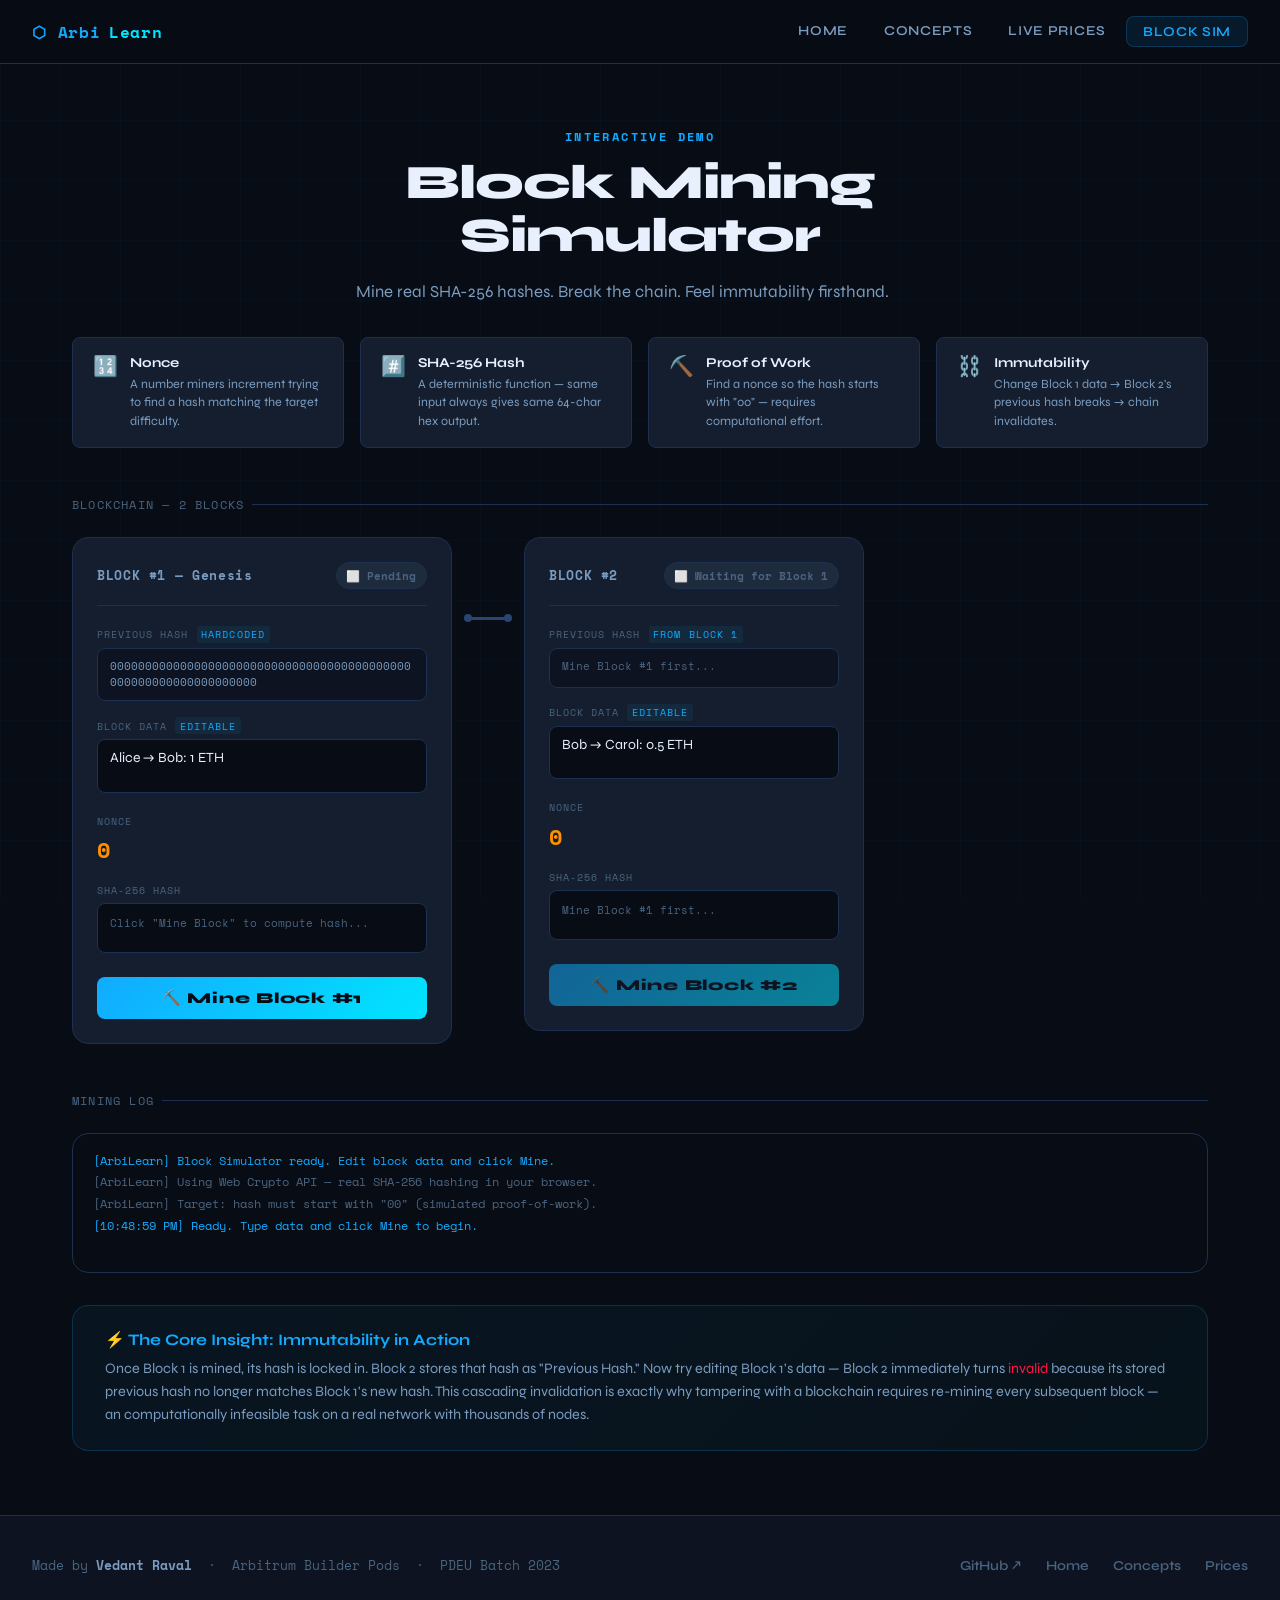
<file: simulator.html>
<!DOCTYPE html>
<html lang="en">
<head>
  <meta charset="UTF-8" />
  <meta name="viewport" content="width=device-width, initial-scale=1.0" />
  <title>Block Simulator — ArbiLearn</title>
  <link rel="stylesheet" href="styles.css" />
  <style>
    .page-hero {
      position: relative;
      z-index: 1;
      padding: 4rem 2rem 2rem;
      text-align: center;
      max-width: 700px;
      margin: 0 auto;
    }

    /* ── EXPLAINER STRIP ── */
    .explainer {
      position: relative;
      z-index: 1;
      max-width: 1200px;
      margin: 0 auto;
      padding: 0 2rem 3rem;
      display: grid;
      grid-template-columns: repeat(auto-fit, minmax(200px, 1fr));
      gap: 1rem;
    }

    .exp-card {
      background: var(--surface);
      border: 1px solid var(--border);
      border-radius: var(--radius);
      padding: 1rem 1.25rem;
      display: flex;
      gap: 0.75rem;
      align-items: flex-start;
    }

    .exp-icon { font-size: 1.25rem; flex-shrink: 0; }
    .exp-title { font-size: 0.85rem; font-weight: 700; margin-bottom: 0.2rem; }
    .exp-desc { font-size: 0.78rem; color: var(--text-secondary); line-height: 1.5; }

    /* ── CHAIN ── */
    .chain-container {
      position: relative;
      z-index: 1;
      max-width: 1200px;
      margin: 0 auto;
      padding: 0 2rem 2rem;
    }

    .chain-label {
      font-family: var(--font-mono);
      font-size: 0.75rem;
      color: var(--text-muted);
      text-transform: uppercase;
      letter-spacing: 0.1em;
      margin-bottom: 1.5rem;
      display: flex;
      align-items: center;
      gap: 0.5rem;
    }

    .chain-label::after {
      content: '';
      flex: 1;
      height: 1px;
      background: var(--border);
    }

    .blocks-row {
      display: flex;
      gap: 0;
      align-items: flex-start;
      overflow-x: auto;
      padding-bottom: 1rem;
    }

    /* ── BLOCK CARD ── */
    .block-card {
      background: var(--surface);
      border: 1px solid var(--border);
      border-radius: var(--radius-lg);
      padding: 1.5rem;
      min-width: 340px;
      max-width: 380px;
      flex-shrink: 0;
      transition: border-color 0.3s, box-shadow 0.3s;
      position: relative;
    }

    .block-card.valid {
      border-color: rgba(0,230,118,0.35);
      box-shadow: 0 0 24px rgba(0,230,118,0.08);
    }

    .block-card.invalid {
      border-color: rgba(255,23,68,0.4);
      box-shadow: 0 0 24px rgba(255,23,68,0.1);
      animation: shake 0.4s ease;
    }

    .block-card.mining {
      border-color: rgba(255,145,0,0.4);
      box-shadow: 0 0 24px rgba(255,145,0,0.1);
    }

    @keyframes shake {
      0%, 100% { transform: translateX(0); }
      20% { transform: translateX(-4px); }
      40% { transform: translateX(4px); }
      60% { transform: translateX(-3px); }
      80% { transform: translateX(3px); }
    }

    .block-header {
      display: flex;
      align-items: center;
      justify-content: space-between;
      margin-bottom: 1.25rem;
      padding-bottom: 1rem;
      border-bottom: 1px solid var(--border);
    }

    .block-title {
      font-family: var(--font-mono);
      font-size: 0.8rem;
      font-weight: 700;
      color: var(--text-secondary);
      letter-spacing: 0.05em;
    }

    .block-status {
      display: flex;
      align-items: center;
      gap: 0.4rem;
      font-family: var(--font-mono);
      font-size: 0.7rem;
      font-weight: 700;
      padding: 0.25rem 0.6rem;
      border-radius: 100px;
    }

    .block-status.valid {
      background: rgba(0,230,118,0.12);
      color: var(--arb-green);
      border: 1px solid rgba(0,230,118,0.25);
    }

    .block-status.invalid {
      background: rgba(255,23,68,0.12);
      color: var(--arb-red);
      border: 1px solid rgba(255,23,68,0.25);
    }

    .block-status.mining {
      background: rgba(255,145,0,0.12);
      color: var(--arb-orange);
      border: 1px solid rgba(255,145,0,0.25);
    }

    .block-status.pending {
      background: rgba(122,156,192,0.1);
      color: var(--text-muted);
      border: 1px solid var(--border);
    }

    /* ── FIELDS ── */
    .field {
      margin-bottom: 1rem;
    }

    .field-label {
      font-family: var(--font-mono);
      font-size: 0.65rem;
      text-transform: uppercase;
      letter-spacing: 0.1em;
      color: var(--text-muted);
      margin-bottom: 0.3rem;
      display: flex;
      align-items: center;
      gap: 0.5rem;
    }

    .field-label span {
      color: var(--arb-blue);
      font-size: 0.6rem;
      background: rgba(18,170,255,0.08);
      padding: 0.1rem 0.3rem;
      border-radius: 3px;
    }

    .field-input {
      width: 100%;
      padding: 0.55rem 0.75rem;
      background: var(--bg);
      border: 1px solid var(--border);
      border-radius: var(--radius);
      color: var(--text-primary);
      font-family: var(--font-display);
      font-size: 0.875rem;
      outline: none;
      transition: border-color 0.2s;
      resize: none;
    }

    .field-input:focus { border-color: var(--arb-blue); }

    .field-readonly {
      width: 100%;
      padding: 0.55rem 0.75rem;
      background: var(--bg2);
      border: 1px solid var(--border);
      border-radius: var(--radius);
      color: var(--text-secondary);
      font-family: var(--font-mono);
      font-size: 0.7rem;
      word-break: break-all;
      line-height: 1.5;
      min-height: 40px;
    }

    .hash-display {
      background: var(--bg);
      border: 1px solid var(--border);
      border-radius: var(--radius);
      padding: 0.6rem 0.75rem;
      font-family: var(--font-mono);
      font-size: 0.7rem;
      word-break: break-all;
      line-height: 1.6;
      color: var(--text-muted);
      min-height: 50px;
      transition: color 0.3s, border-color 0.3s;
      position: relative;
    }

    .hash-display.valid-hash {
      color: var(--arb-green);
      border-color: rgba(0,230,118,0.3);
    }

    .hash-display.invalid-hash {
      color: var(--arb-red);
      border-color: rgba(255,23,68,0.3);
    }

    .hash-prefix {
      font-weight: 700;
      font-size: 0.85rem;
    }

    /* ── NONCE DISPLAY ── */
    .nonce-counter {
      font-family: var(--font-mono);
      font-size: 1.4rem;
      font-weight: 700;
      color: var(--arb-orange);
      margin-bottom: 0.25rem;
    }

    /* ── MINE BUTTON ── */
    .mine-btn {
      width: 100%;
      padding: 0.75rem;
      margin-top: 0.5rem;
      background: linear-gradient(135deg, var(--arb-blue), var(--arb-cyan));
      color: var(--bg);
      border: none;
      border-radius: var(--radius);
      font-family: var(--font-display);
      font-weight: 800;
      font-size: 0.95rem;
      cursor: pointer;
      transition: all 0.2s;
      letter-spacing: 0.05em;
    }

    .mine-btn:hover {
      transform: translateY(-2px);
      box-shadow: var(--glow-strong);
    }

    .mine-btn:disabled {
      opacity: 0.5;
      cursor: not-allowed;
      transform: none;
    }

    .mine-btn.mining-anim {
      background: linear-gradient(135deg, var(--arb-orange), #ff6f00);
      animation: glow-pulse 0.8s ease-in-out infinite;
    }

    /* ── CHAIN LINK ── */
    .chain-link {
      display: flex;
      flex-direction: column;
      align-items: center;
      justify-content: center;
      padding: 0 1rem;
      padding-top: 80px;
      flex-shrink: 0;
    }

    .chain-link-line {
      width: 40px;
      height: 3px;
      background: var(--border-bright);
      border-radius: 2px;
      transition: background 0.3s;
      position: relative;
    }

    .chain-link-line::before,
    .chain-link-line::after {
      content: '';
      position: absolute;
      top: 50%;
      width: 8px; height: 8px;
      background: var(--border-bright);
      border-radius: 50%;
      transform: translateY(-50%);
    }

    .chain-link-line::before { left: -4px; }
    .chain-link-line::after { right: -4px; }

    .chain-link-line.valid-link { background: var(--arb-green); }
    .chain-link-line.valid-link::before,
    .chain-link-line.valid-link::after { background: var(--arb-green); }

    .chain-link-line.broken-link { background: var(--arb-red); }
    .chain-link-line.broken-link::before,
    .chain-link-line.broken-link::after { background: var(--arb-red); }

    /* ── MINING LOG ── */
    .mining-log {
      position: relative;
      z-index: 1;
      max-width: 1200px;
      margin: 0 auto;
      padding: 0 2rem 2rem;
    }

    .log-box {
      background: var(--bg);
      border: 1px solid var(--border);
      border-radius: var(--radius-lg);
      padding: 1rem 1.25rem;
      height: 140px;
      overflow-y: auto;
      font-family: var(--font-mono);
      font-size: 0.72rem;
      line-height: 1.6;
    }

    .log-entry { padding: 0.1rem 0; }
    .log-entry.success { color: var(--arb-green); }
    .log-entry.error { color: var(--arb-red); }
    .log-entry.info { color: var(--arb-blue); }
    .log-entry.warn { color: var(--arb-orange); }
    .log-entry.muted { color: var(--text-muted); }

    /* ── INSIGHT ── */
    .insight-box {
      position: relative;
      z-index: 1;
      max-width: 1200px;
      margin: 0 auto;
      padding: 0 2rem 4rem;
    }

    .insight-inner {
      background: linear-gradient(135deg, rgba(18,170,255,0.06), rgba(0,229,255,0.03));
      border: 1px solid rgba(18,170,255,0.2);
      border-radius: var(--radius-lg);
      padding: 1.5rem 2rem;
    }

    .insight-inner h3 { font-size: 1rem; margin-bottom: 0.5rem; color: var(--arb-blue); }
    .insight-inner p { font-size: 0.9rem; color: var(--text-secondary); line-height: 1.6; }

    @media (max-width: 768px) {
      .block-card { min-width: 300px; }
      .blocks-row { flex-direction: column; }
      .chain-link { flex-direction: row; padding: 1rem 0; padding-left: 1.5rem; }
      .chain-link-line { width: 40px; height: 3px; }
    }
  </style>
</head>
<body>

  <nav>
    <a class="nav-logo" href="index.html">⬡ Arbi<span>Learn</span></a>
    <ul class="nav-links">
      <li><a href="index.html">Home</a></li>
      <li><a href="concepts.html">Concepts</a></li>
      <li><a href="prices.html">Live Prices</a></li>
      <li><a href="simulator.html" class="active">Block Sim</a></li>
    </ul>
  </nav>

  <div class="page-hero animate-fade-up">
    <div class="section-label">Interactive Demo</div>
    <h1 class="section-title">Block Mining Simulator</h1>
    <p class="section-subtitle">Mine real SHA-256 hashes. Break the chain. Feel immutability firsthand.</p>
  </div>

  <!-- EXPLAINER -->
  <div class="explainer">
    <div class="exp-card">
      <div class="exp-icon">🔢</div>
      <div>
        <div class="exp-title">Nonce</div>
        <div class="exp-desc">A number miners increment trying to find a hash matching the target difficulty.</div>
      </div>
    </div>
    <div class="exp-card">
      <div class="exp-icon">#️⃣</div>
      <div>
        <div class="exp-title">SHA-256 Hash</div>
        <div class="exp-desc">A deterministic function — same input always gives same 64-char hex output.</div>
      </div>
    </div>
    <div class="exp-card">
      <div class="exp-icon">⛏️</div>
      <div>
        <div class="exp-title">Proof of Work</div>
        <div class="exp-desc">Find a nonce so the hash starts with "00" — requires computational effort.</div>
      </div>
    </div>
    <div class="exp-card">
      <div class="exp-icon">⛓️</div>
      <div>
        <div class="exp-title">Immutability</div>
        <div class="exp-desc">Change Block 1 data → Block 2's previous hash breaks → chain invalidates.</div>
      </div>
    </div>
  </div>

  <!-- CHAIN -->
  <div class="chain-container">
    <div class="chain-label">Blockchain — 2 Blocks</div>
    <div class="blocks-row">

      <!-- GENESIS BLOCK -->
      <div class="block-card" id="block1" data-block="1">
        <div class="block-header">
          <div class="block-title">BLOCK #1 — Genesis</div>
          <div class="block-status pending" id="status1">⬜ Pending</div>
        </div>

        <div class="field">
          <div class="field-label">Previous Hash <span>hardcoded</span></div>
          <div class="field-readonly">0000000000000000000000000000000000000000000000000000000000000000</div>
        </div>

        <div class="field">
          <div class="field-label">Block Data <span>editable</span></div>
          <textarea
            class="field-input"
            id="data1"
            rows="2"
            placeholder="Enter transaction data, e.g. Alice → Bob: 1 ETH"
            oninput="onDataChange(1)"
          >Alice → Bob: 1 ETH</textarea>
        </div>

        <div class="field">
          <div class="field-label">Nonce</div>
          <div class="nonce-counter" id="nonce1">0</div>
        </div>

        <div class="field">
          <div class="field-label">SHA-256 Hash</div>
          <div class="hash-display" id="hash1">Click "Mine Block" to compute hash...</div>
        </div>

        <button class="mine-btn" id="mineBtn1" onclick="mineBlock(1)">⛏️ Mine Block #1</button>
      </div>

      <!-- CHAIN LINK -->
      <div class="chain-link">
        <div class="chain-link-line" id="chainLink12"></div>
      </div>

      <!-- BLOCK 2 -->
      <div class="block-card" id="block2" data-block="2">
        <div class="block-header">
          <div class="block-title">BLOCK #2</div>
          <div class="block-status pending" id="status2">⬜ Waiting for Block 1</div>
        </div>

        <div class="field">
          <div class="field-label">Previous Hash <span>from Block 1</span></div>
          <div class="field-readonly" id="prevHash2" style="color: var(--text-muted);">Mine Block #1 first...</div>
        </div>

        <div class="field">
          <div class="field-label">Block Data <span>editable</span></div>
          <textarea
            class="field-input"
            id="data2"
            rows="2"
            placeholder="Enter transaction data, e.g. Bob → Carol: 0.5 ETH"
            oninput="onDataChange(2)"
          >Bob → Carol: 0.5 ETH</textarea>
        </div>

        <div class="field">
          <div class="field-label">Nonce</div>
          <div class="nonce-counter" id="nonce2">0</div>
        </div>

        <div class="field">
          <div class="field-label">SHA-256 Hash</div>
          <div class="hash-display" id="hash2">Mine Block #1 first...</div>
        </div>

        <button class="mine-btn" id="mineBtn2" onclick="mineBlock(2)" disabled>⛏️ Mine Block #2</button>
      </div>

    </div>
  </div>

  <!-- MINING LOG -->
  <div class="mining-log">
    <div class="chain-label">Mining Log</div>
    <div class="log-box" id="logBox">
      <div class="log-entry info">[ArbiLearn] Block Simulator ready. Edit block data and click Mine.</div>
      <div class="log-entry muted">[ArbiLearn] Using Web Crypto API — real SHA-256 hashing in your browser.</div>
      <div class="log-entry muted">[ArbiLearn] Target: hash must start with "00" (simulated proof-of-work).</div>
    </div>
  </div>

  <!-- INSIGHT -->
  <div class="insight-box">
    <div class="insight-inner">
      <h3>⚡ The Core Insight: Immutability in Action</h3>
      <p>
        Once Block 1 is mined, its hash is locked in. Block 2 stores that hash as "Previous Hash."
        Now try editing Block 1's data — Block 2 immediately turns <span style="color:var(--arb-red)">invalid</span> 
        because its stored previous hash no longer matches Block 1's new hash. 
        This cascading invalidation is exactly why tampering with a blockchain requires re-mining every subsequent block — 
        an computationally infeasible task on a real network with thousands of nodes.
      </p>
    </div>
  </div>

  <footer>
    <div class="footer-left">
      Made by <strong>Vedant Raval</strong> &nbsp;·&nbsp; Arbitrum Builder Pods &nbsp;·&nbsp; PDEU Batch 2023
    </div>
    <div class="footer-links">
      <a href="https://github.com/Veds20" target="_blank">GitHub ↗</a>
      <a href="index.html">Home</a>
      <a href="concepts.html">Concepts</a>
      <a href="prices.html">Prices</a>
    </div>
  </footer>

  <script>
    // ── STATE ──
    const blockState = {
      1: { nonce: 0, hash: '', mined: false, data: 'Alice → Bob: 1 ETH', prevHash: '0000000000000000000000000000000000000000000000000000000000000000' },
      2: { nonce: 0, hash: '', mined: false, data: 'Bob → Carol: 0.5 ETH', prevHash: '' },
    };

    let miningActive = false;

    // ── SHA-256 via Web Crypto API ──
    async function sha256(message) {
      const msgBuffer = new TextEncoder().encode(message);
      const hashBuffer = await crypto.subtle.digest('SHA-256', msgBuffer);
      const hashArray = Array.from(new Uint8Array(hashBuffer));
      return hashArray.map(b => b.toString(16).padStart(2, '0')).join('');
    }

    // ── LOG ──
    function log(msg, type = 'muted') {
      const box = document.getElementById('logBox');
      const entry = document.createElement('div');
      entry.className = `log-entry ${type}`;
      entry.textContent = `[${new Date().toLocaleTimeString()}] ${msg}`;
      box.appendChild(entry);
      box.scrollTop = box.scrollHeight;
    }

    // ── SET BLOCK UI ──
    function setBlockUI(blockNum, state) {
      // 'valid' | 'invalid' | 'mining' | 'pending'
      const card = document.getElementById(`block${blockNum}`);
      const status = document.getElementById(`status${blockNum}`);

      card.className = 'block-card ' + state;
      status.className = 'block-status ' + state;

      const labels = {
        valid: '✅ Valid',
        invalid: '❌ Invalid',
        mining: '⛏️ Mining...',
        pending: '⬜ Pending',
      };
      status.textContent = labels[state] || state;
    }

    function setHashUI(blockNum, hash, isValid) {
      const el = document.getElementById(`hash${blockNum}`);
      const nonceEl = document.getElementById(`nonce${blockNum}`);

      if (hash) {
        const prefix = hash.substring(0, 2);
        const rest = hash.substring(2);
        el.innerHTML = `<span class="hash-prefix" style="color:${isValid ? 'var(--arb-green)' : 'var(--arb-red)'}">${prefix}</span>${rest}`;
        el.className = 'hash-display ' + (isValid ? 'valid-hash' : 'invalid-hash');
      } else {
        el.textContent = 'Waiting...';
        el.className = 'hash-display';
      }

      nonceEl.textContent = blockState[blockNum].nonce.toLocaleString();
    }

    // ── ON DATA CHANGE ──
    function onDataChange(blockNum) {
      const data = document.getElementById(`data${blockNum}`).value;
      blockState[blockNum].data = data;
      blockState[blockNum].mined = false;
      blockState[blockNum].nonce = 0;

      if (blockNum === 1) {
        // Invalidate block 2 if it was mined
        setBlockUI(1, 'pending');
        document.getElementById('hash1').textContent = 'Data changed — re-mine Block #1';
        document.getElementById('hash1').className = 'hash-display';

        if (blockState[2].mined) {
          // Block 2 now broken because prev hash reference is gone
          checkBlock2Validity();
        }
      } else {
        setBlockUI(2, 'pending');
        document.getElementById('hash2').textContent = 'Data changed — re-mine Block #2';
        document.getElementById('hash2').className = 'hash-display';
      }
    }

    // ── CHECK BLOCK 2 VALIDITY ──
    async function checkBlock2Validity() {
      if (!blockState[2].mined) return;

      const currentPrevHash = blockState[1].hash;
      const storedPrevHash = blockState[2].prevHash;

      const prevHashEl = document.getElementById('prevHash2');
      const link = document.getElementById('chainLink12');

      if (currentPrevHash !== storedPrevHash) {
        // Chain broken!
        setBlockUI(2, 'invalid');
        prevHashEl.style.color = 'var(--arb-red)';
        link.className = 'chain-link-line broken-link';
        log('⚠️ CHAIN BROKEN! Block 1 changed — Block 2 is now invalid.', 'error');
        log('Block 2 previous hash no longer matches Block 1 output hash.', 'warn');
      } else {
        setBlockUI(2, 'valid');
        prevHashEl.style.color = 'var(--arb-green)';
        link.className = 'chain-link-line valid-link';
      }
    }

    // ── MINE BLOCK ──
    async function mineBlock(blockNum) {
      if (miningActive) return;

      // Block 2 needs Block 1 mined first
      if (blockNum === 2 && !blockState[1].mined) {
        log('⚠️ Mine Block #1 first!', 'warn');
        return;
      }

      miningActive = true;
      const btn = document.getElementById(`mineBtn${blockNum}`);
      btn.disabled = true;
      btn.textContent = '⛏️ Mining...';
      btn.classList.add('mining-anim');

      setBlockUI(blockNum, 'mining');

      const data = document.getElementById(`data${blockNum}`).value;
      blockState[blockNum].data = data;

      const prevHash = blockNum === 1
        ? blockState[1].prevHash
        : blockState[1].hash;

      blockState[blockNum].prevHash = prevHash;

      let nonce = 0;
      let hash = '';
      const TARGET = '00';

      log(`Starting proof-of-work for Block #${blockNum}...`, 'info');
      log(`Data: "${data}"`, 'muted');
      log(`Previous Hash: ${prevHash.substring(0, 16)}...`, 'muted');

      // Mine asynchronously in chunks so UI stays responsive
      const CHUNK = 100;
      const start = performance.now();

      async function mineChunk() {
        for (let i = 0; i < CHUNK; i++) {
          const input = `${blockNum}${prevHash}${data}${nonce}`;
          hash = await sha256(input);

          if (hash.startsWith(TARGET)) {
            // Found!
            const elapsed = ((performance.now() - start) / 1000).toFixed(2);
            blockState[blockNum].nonce = nonce;
            blockState[blockNum].hash = hash;
            blockState[blockNum].mined = true;

            setHashUI(blockNum, hash, true);
            setBlockUI(blockNum, 'valid');

            if (blockNum === 2) {
              document.getElementById('chainLink12').className = 'chain-link-line valid-link';
            }

            // Update Block 2 prevHash display
            if (blockNum === 1) {
              const prevHashEl = document.getElementById('prevHash2');
              prevHashEl.textContent = hash;
              prevHashEl.style.color = 'var(--arb-green)';
              blockState[2].mined = false; // reset block 2 state
              document.getElementById('mineBtn2').disabled = false;
              log(`Block #2 previous hash auto-updated.`, 'info');
            }

            log(`✅ MINED Block #${blockNum} in ${elapsed}s after ${nonce.toLocaleString()} attempts!`, 'success');
            log(`Hash: ${hash}`, 'success');

            miningActive = false;
            btn.disabled = false;
            btn.textContent = `⛏️ Re-Mine Block #${blockNum}`;
            btn.classList.remove('mining-anim');
            return;
          }

          nonce++;
        }

        // Update UI every chunk
        document.getElementById(`nonce${blockNum}`).textContent = nonce.toLocaleString();
        setHashUI(blockNum, hash, false);

        if (nonce % 1000 === 0) {
          log(`Trying nonce ${nonce.toLocaleString()}... current hash: ${hash.substring(0,12)}...`, 'muted');
        }

        // Continue
        setTimeout(mineChunk, 0);
      }

      mineChunk();
    }

    // ── WATCH BLOCK 1 CHANGES TO INVALIDATE BLOCK 2 ──
    const data1El = document.getElementById('data1');
    data1El.addEventListener('input', async () => {
      // If block 1 was mined, recompute its hash on the fly to show breakage
      if (blockState[1].mined || blockState[2].mined) {
        const newData = data1El.value;
        const input = `1${blockState[1].prevHash}${newData}${blockState[1].nonce}`;
        const newHash = await sha256(input);
        blockState[1].hash = newHash;
        blockState[1].data = newData;
        // Update block2 preview
        document.getElementById('prevHash2').textContent = newHash;

        const isValid = newHash.startsWith('00');
        setHashUI(1, newHash, isValid);
        setBlockUI(1, isValid ? 'valid' : 'invalid');

        await checkBlock2Validity();
      }
    });

    log('Ready. Type data and click Mine to begin.', 'info');
  </script>

</body>
</html>
</file>
<file: styles.css>
/* ===== ARBITRUM WEB3 EXPLORER — SHARED STYLES ===== */

@import url('https://fonts.googleapis.com/css2?family=Space+Mono:ital,wght@0,400;0,700;1,400&family=Syne:wght@400;600;700;800&display=swap');

:root {
  --bg: #080c14;
  --bg2: #0d1320;
  --bg3: #111927;
  --surface: #141e2e;
  --surface2: #1a2640;
  --border: #1e3050;
  --border-bright: #2a4570;
  --arb-blue: #12aaff;
  --arb-blue-dim: #0d7dc4;
  --arb-cyan: #00e5ff;
  --arb-green: #00e676;
  --arb-red: #ff1744;
  --arb-orange: #ff9100;
  --text-primary: #e8f0fe;
  --text-secondary: #7a9cc0;
  --text-muted: #4a6480;
  --font-display: 'Syne', sans-serif;
  --font-mono: 'Space Mono', monospace;
  --glow: 0 0 20px rgba(18, 170, 255, 0.15);
  --glow-strong: 0 0 40px rgba(18, 170, 255, 0.3);
  --radius: 8px;
  --radius-lg: 16px;
}

*, *::before, *::after { box-sizing: border-box; margin: 0; padding: 0; }

html { scroll-behavior: smooth; }

body {
  background: var(--bg);
  color: var(--text-primary);
  font-family: var(--font-display);
  min-height: 100vh;
  overflow-x: hidden;
}

/* ── Grid background ── */
body::before {
  content: '';
  position: fixed;
  inset: 0;
  background-image:
    linear-gradient(rgba(18,170,255,0.03) 1px, transparent 1px),
    linear-gradient(90deg, rgba(18,170,255,0.03) 1px, transparent 1px);
  background-size: 60px 60px;
  pointer-events: none;
  z-index: 0;
}

/* ── NAV ── */
nav {
  position: sticky;
  top: 0;
  z-index: 1000;
  background: rgba(8, 12, 20, 0.92);
  backdrop-filter: blur(20px);
  border-bottom: 1px solid var(--border);
  padding: 0 2rem;
  height: 64px;
  display: flex;
  align-items: center;
  justify-content: space-between;
}

.nav-logo {
  font-family: var(--font-mono);
  font-size: 1rem;
  font-weight: 700;
  color: var(--arb-blue);
  text-decoration: none;
  letter-spacing: 0.05em;
  display: flex;
  align-items: center;
  gap: 0.5rem;
}

.nav-logo span {
  color: var(--arb-cyan);
}

.nav-links {
  display: flex;
  gap: 0.25rem;
  list-style: none;
}

.nav-links a {
  display: block;
  padding: 0.4rem 1rem;
  color: var(--text-secondary);
  text-decoration: none;
  font-size: 0.85rem;
  font-weight: 600;
  letter-spacing: 0.05em;
  border-radius: var(--radius);
  transition: color 0.2s, background 0.2s;
  text-transform: uppercase;
}

.nav-links a:hover {
  color: var(--text-primary);
  background: var(--surface);
}

.nav-links a.active {
  color: var(--arb-blue);
  background: rgba(18, 170, 255, 0.1);
  border: 1px solid rgba(18, 170, 255, 0.2);
}

/* ── BUTTONS ── */
.btn {
  display: inline-flex;
  align-items: center;
  gap: 0.5rem;
  padding: 0.65rem 1.5rem;
  border-radius: var(--radius);
  font-family: var(--font-display);
  font-weight: 700;
  font-size: 0.9rem;
  cursor: pointer;
  transition: all 0.2s;
  border: none;
  text-decoration: none;
  letter-spacing: 0.03em;
}

.btn-primary {
  background: var(--arb-blue);
  color: var(--bg);
}

.btn-primary:hover {
  background: var(--arb-cyan);
  box-shadow: var(--glow-strong);
  transform: translateY(-1px);
}

.btn-outline {
  background: transparent;
  color: var(--arb-blue);
  border: 1px solid var(--arb-blue);
}

.btn-outline:hover {
  background: rgba(18, 170, 255, 0.1);
  box-shadow: var(--glow);
}

/* ── CARDS ── */
.card {
  background: var(--surface);
  border: 1px solid var(--border);
  border-radius: var(--radius-lg);
  padding: 1.5rem;
  transition: border-color 0.2s, box-shadow 0.2s;
}

.card:hover {
  border-color: var(--border-bright);
  box-shadow: var(--glow);
}

/* ── SECTION ── */
.section {
  position: relative;
  z-index: 1;
  padding: 5rem 2rem;
  max-width: 1200px;
  margin: 0 auto;
}

.section-label {
  font-family: var(--font-mono);
  font-size: 0.75rem;
  font-weight: 700;
  letter-spacing: 0.2em;
  text-transform: uppercase;
  color: var(--arb-blue);
  margin-bottom: 0.75rem;
}

.section-title {
  font-size: clamp(2rem, 4vw, 3rem);
  font-weight: 800;
  line-height: 1.1;
  margin-bottom: 1rem;
  letter-spacing: -0.02em;
}

.section-subtitle {
  color: var(--text-secondary);
  font-size: 1.05rem;
  line-height: 1.6;
  max-width: 600px;
}

/* ── FOOTER ── */
footer {
  position: relative;
  z-index: 1;
  border-top: 1px solid var(--border);
  padding: 2.5rem 2rem;
  display: flex;
  align-items: center;
  justify-content: space-between;
  flex-wrap: wrap;
  gap: 1rem;
  background: var(--bg2);
}

.footer-left {
  font-family: var(--font-mono);
  font-size: 0.8rem;
  color: var(--text-muted);
}

.footer-left strong {
  color: var(--text-secondary);
}

.footer-links {
  display: flex;
  gap: 1.5rem;
}

.footer-links a {
  color: var(--text-muted);
  text-decoration: none;
  font-size: 0.85rem;
  font-weight: 600;
  transition: color 0.2s;
}

.footer-links a:hover { color: var(--arb-blue); }

/* ── BADGE ── */
.badge {
  display: inline-flex;
  align-items: center;
  gap: 0.3rem;
  padding: 0.25rem 0.75rem;
  border-radius: 100px;
  font-size: 0.75rem;
  font-weight: 700;
  letter-spacing: 0.05em;
}

.badge-blue { background: rgba(18,170,255,0.12); color: var(--arb-blue); border: 1px solid rgba(18,170,255,0.25); }
.badge-green { background: rgba(0,230,118,0.12); color: var(--arb-green); border: 1px solid rgba(0,230,118,0.25); }
.badge-red { background: rgba(255,23,68,0.12); color: var(--arb-red); border: 1px solid rgba(255,23,68,0.25); }
.badge-orange { background: rgba(255,145,0,0.12); color: var(--arb-orange); border: 1px solid rgba(255,145,0,0.25); }

/* ── UTILS ── */
.text-blue { color: var(--arb-blue); }
.text-cyan { color: var(--arb-cyan); }
.text-green { color: var(--arb-green); }
.text-red { color: var(--arb-red); }
.mono { font-family: var(--font-mono); }

/* ── RESPONSIVE ── */
@media (max-width: 768px) {
  nav { padding: 0 1rem; }
  .nav-links a { padding: 0.4rem 0.6rem; font-size: 0.75rem; }
  .section { padding: 3rem 1rem; }
  footer { flex-direction: column; text-align: center; }
}

/* ── ANIMATIONS ── */
@keyframes fadeUp {
  from { opacity: 0; transform: translateY(24px); }
  to { opacity: 1; transform: translateY(0); }
}

@keyframes glow-pulse {
  0%, 100% { box-shadow: 0 0 20px rgba(18,170,255,0.1); }
  50% { box-shadow: 0 0 40px rgba(18,170,255,0.3); }
}

@keyframes spin {
  to { transform: rotate(360deg); }
}

.animate-fade-up { animation: fadeUp 0.6s ease both; }
.delay-1 { animation-delay: 0.1s; }
.delay-2 { animation-delay: 0.2s; }
.delay-3 { animation-delay: 0.3s; }
.delay-4 { animation-delay: 0.4s; }
.delay-5 { animation-delay: 0.5s; }
</file>
